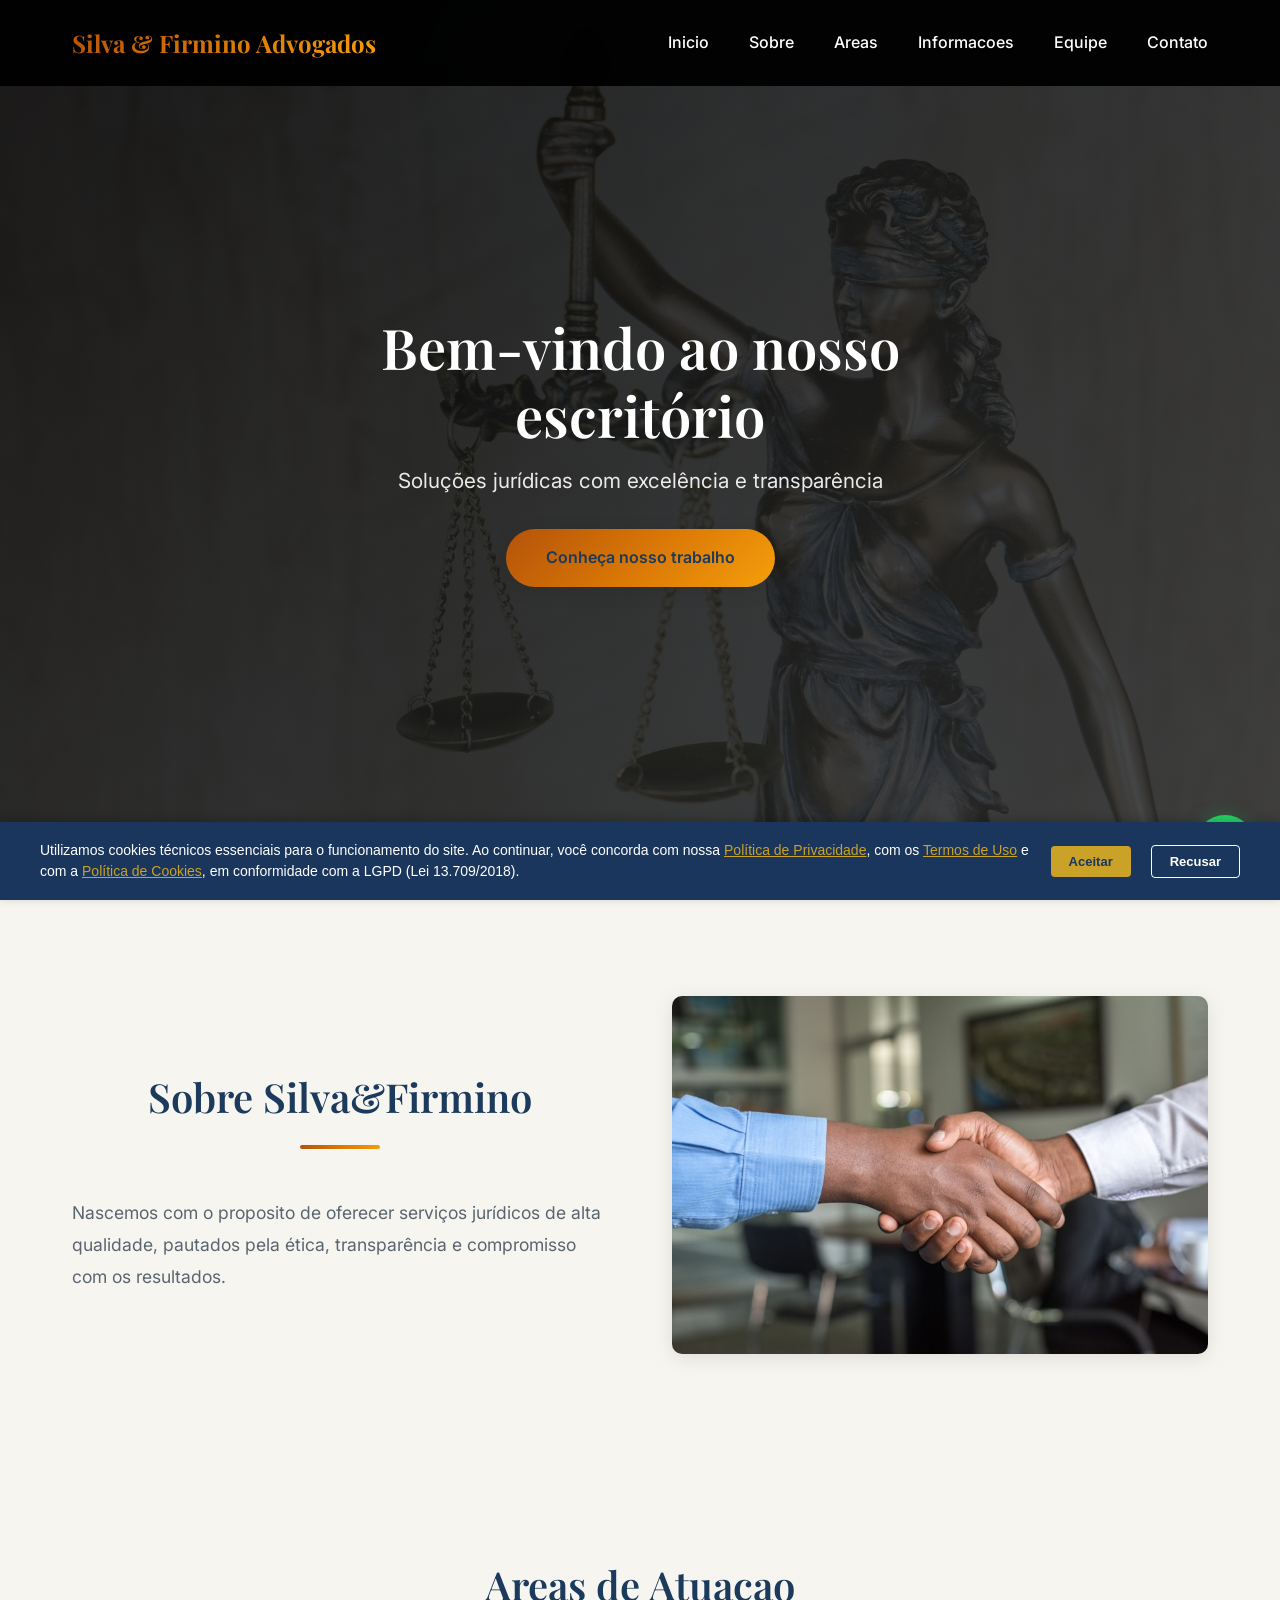
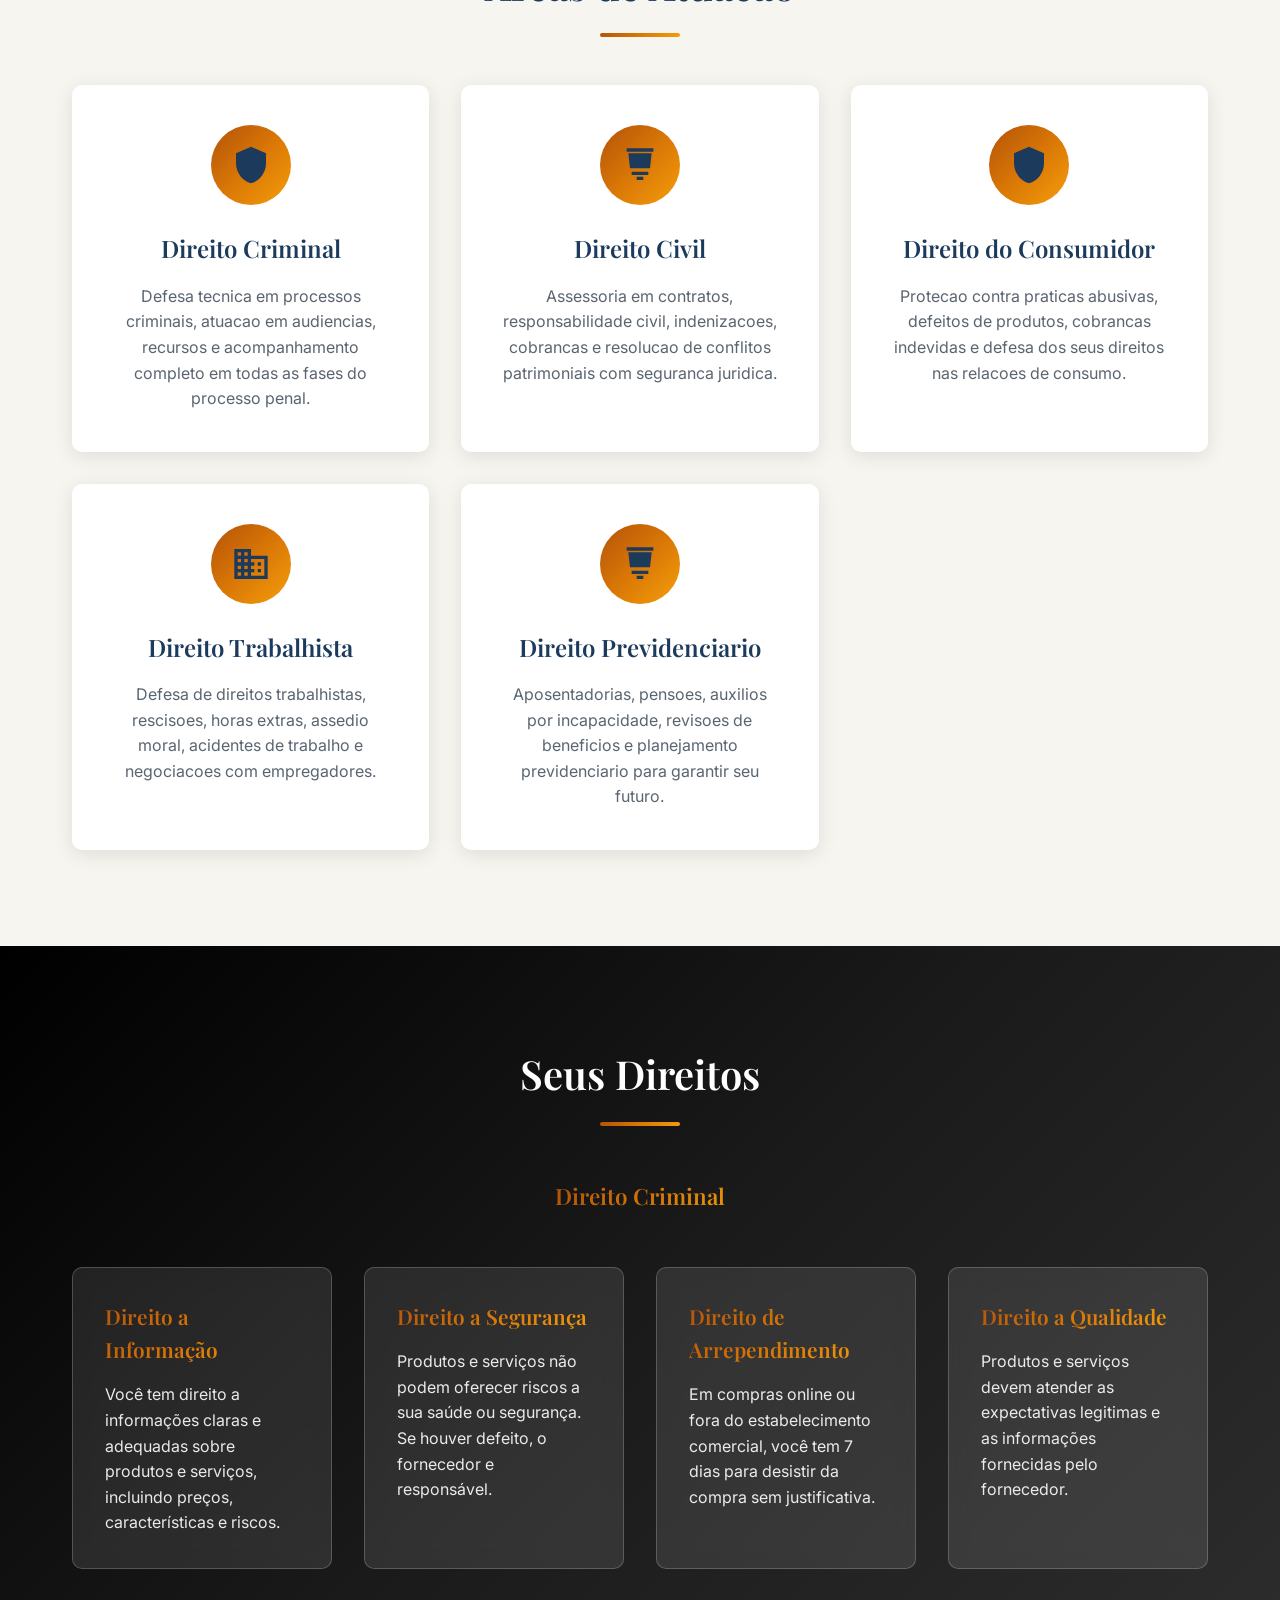
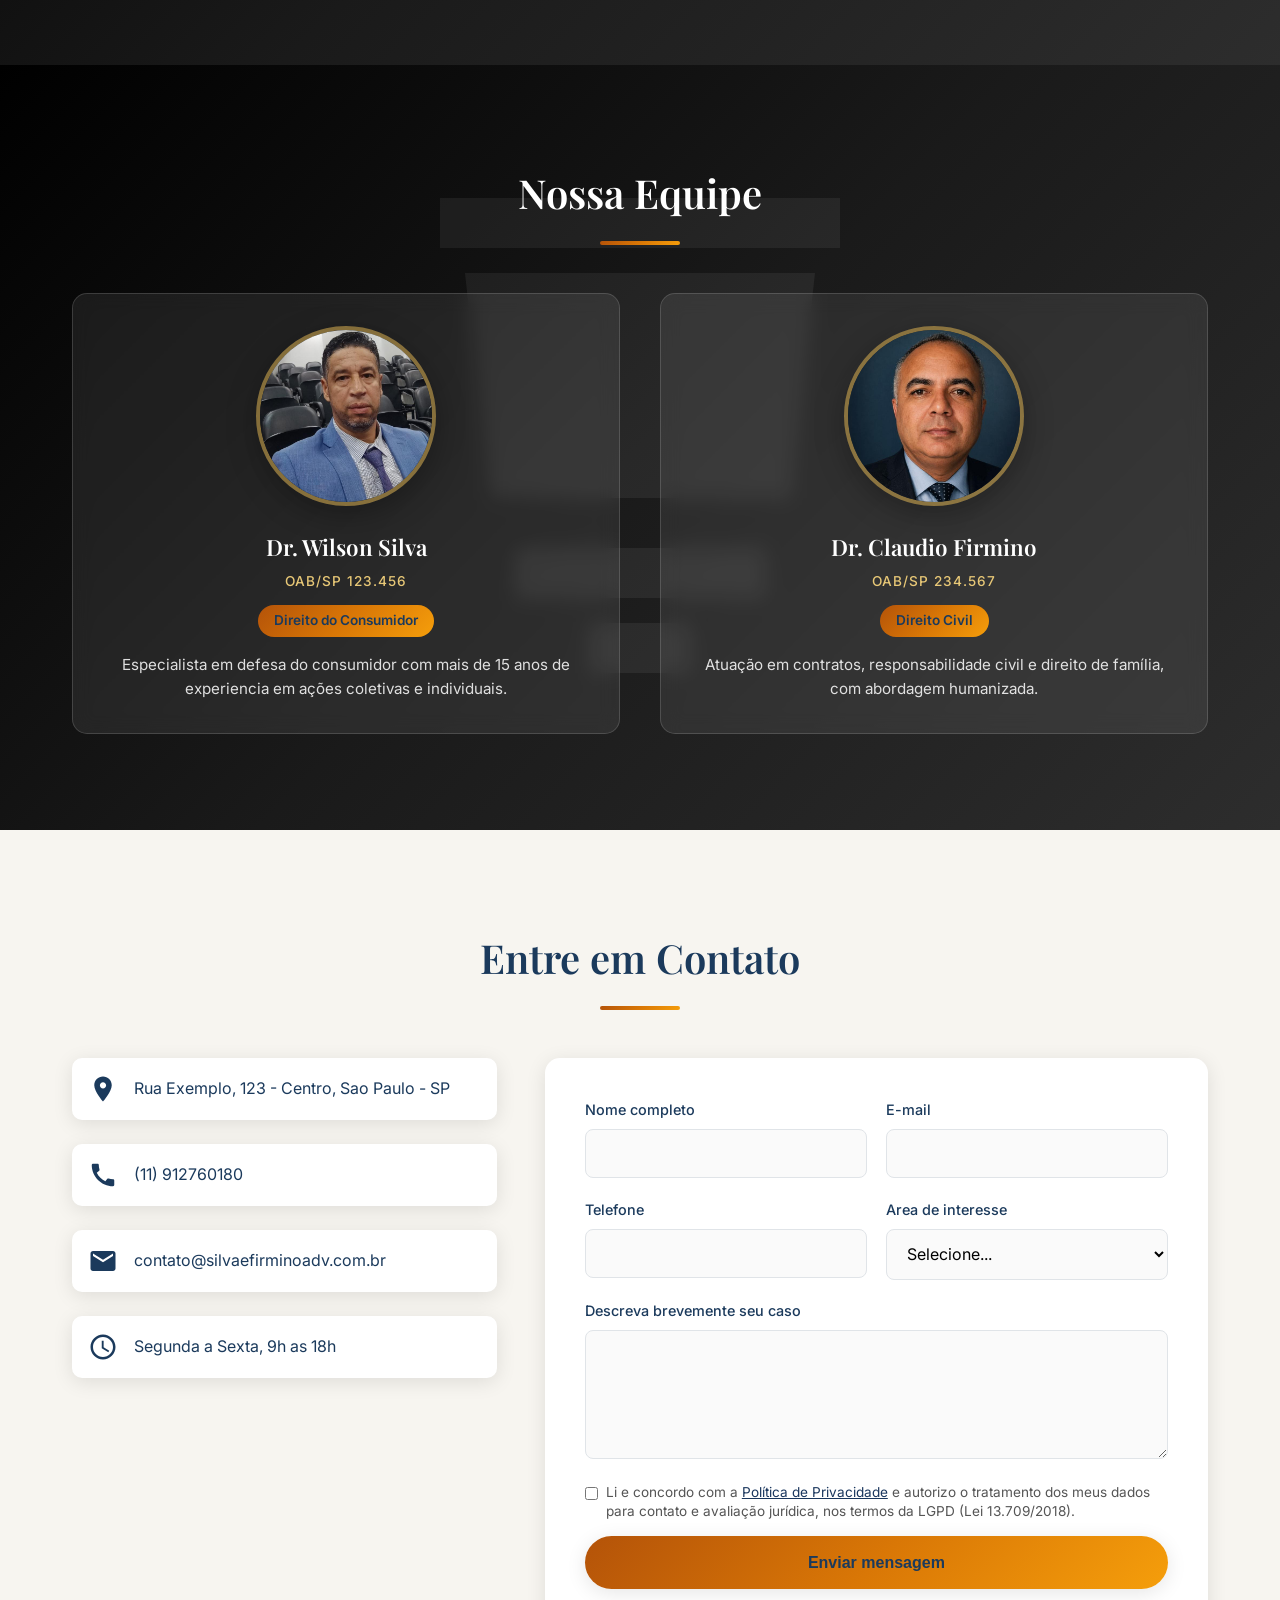
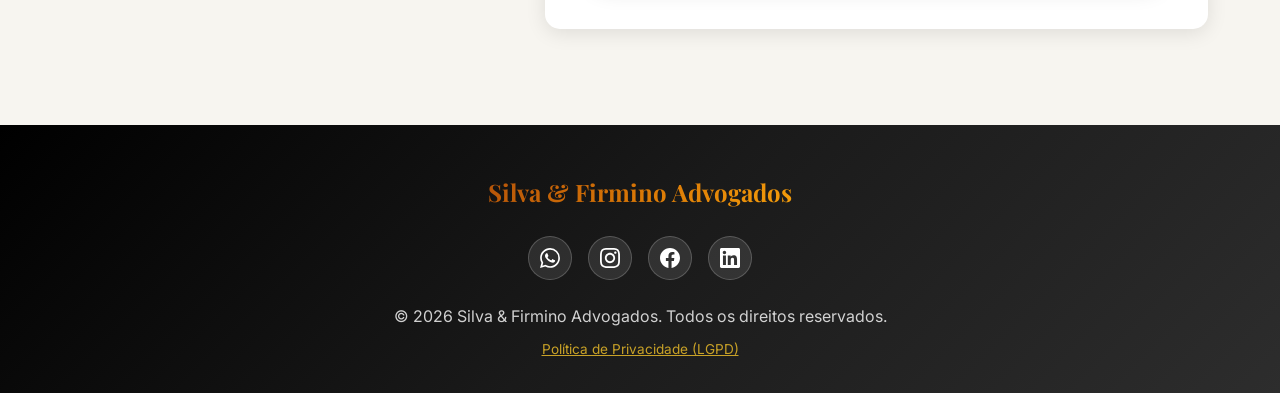
<file: index.html>
﻿<!DOCTYPE html>
<html lang="pt-BR">
<head>
    <meta charset="UTF-8">
    <meta name="viewport" content="width=device-width, initial-scale=1.0">
    <title></title>
    <meta name="description" content="">
    <link rel="stylesheet" href="styles.css">
    <link href="https://fonts.googleapis.com/css2?family=Playfair+Display:wght@400;600;700&family=Inter:wght@300;400;500;600&display=swap" rel="stylesheet">
<link rel="icon" type="image/x-icon" href="favicon.ico">
<link rel="icon" type="image/png" sizes="32x32" href="favicon-32x32.png">
<link rel="icon" type="image/png" sizes="16x16" href="favicon-16x16.png">
<link rel="apple-touch-icon" href="apple-touch-icon.png">
</head>
<body>
    <header class="header"><nav class="nav"><div class="logo"><span class="logo-text" id="logo-topo"></span></div><ul class="nav-menu"><li><a href="#home">Inicio</a></li><li><a href="#sobre">Sobre</a></li><li><a href="#areas">Areas</a></li><li><a href="#informativo">Informacoes</a></li><li><a href="#equipe">Equipe</a></li><li><a href="#contato">Contato</a></li></ul><button class="menu-toggle" aria-label="Menu"><span></span><span></span><span></span></button></nav></header>
    <section id="home" class="hero"><div class="hero-overlay"></div><div class="hero-content"><h1 class="hero-title" id="hero-titulo"></h1><p class="hero-subtitle" id="hero-subtitulo"></p><a href="#sobre" class="btn-primary" id="hero-botao"></a></div></section>
    <section id="sobre" class="section sobre"><div class="container"><div class="sobre-grid"><div class="sobre-text"><h2 class="section-title" id="sobre-titulo"></h2><p class="sobre-descricao" id="sobre-texto"></p></div><div class="sobre-image"><img src="" alt="Sobre" class="sobre-img" id="sobre-img"></div></div></div></section>
    <section id="areas" class="section areas"><div class="container"><h2 class="section-title" id="areas-titulo"></h2><div class="areas-grid" id="areas-grid"></div></div></section>
    <section id="informativo" class="section informativo"><div class="container"><h2 class="section-title" id="informativo-titulo"></h2><p class="informativo-subtitulo" id="informativo-subtitulo"></p><div class="direitos-grid" id="informativo-grid"></div></div></section>
    <section id="equipe" class="section equipe"><div class="balanca-bg"></div><div class="container"><h2 class="section-title" id="equipe-titulo"></h2><p class="equipe-subtitulo" id="equipe-subtitulo"></p><div class="equipe-grid" id="equipe-grid"></div></div></section>
    <section id="contato" class="section contato"><div class="container"><h2 class="section-title" id="contato-titulo"></h2><div class="contato-wrapper"><div class="contato-info"><div class="contato-detalhes" id="contato-detalhes"></div></div><div class="contato-form"><form id="form-contato" class="form-contato"><div class="form-grid"><div class="form-group"><label for="nome">Nome completo</label><input type="text" id="nome" name="nome" required></div><div class="form-group"><label for="email">E-mail</label><input type="email" id="email" name="email" required></div><div class="form-group"><label for="telefone">Telefone</label><input type="tel" id="telefone" name="telefone" required></div><div class="form-group"><label for="assunto">Area de interesse</label><select id="assunto" name="assunto" required><option value="">Selecione...</option></select></div></div><div class="form-group full"><label for="mensagem">Descreva brevemente seu caso</label><textarea id="mensagem" name="mensagem" rows="5" required></textarea></div><div style="margin:15px 0;display:flex;align-items:flex-start;gap:8px">
  <input type="checkbox" id="lgpd-consent" required style="margin-top:4px">
  <label for="lgpd-consent" style="font-size:0.85rem;color:#555;line-height:1.4">
    Li e concordo com a <a href="privacidade.html" target="_blank" style="color:#1a365d;text-decoration:underline">Política de Privacidade</a> e autorizo o tratamento dos meus dados para contato e avaliação jurídica, nos termos da LGPD (Lei 13.709/2018).
  </label>
</div>
<button type="submit" class="btn-form" id="btn-enviar">Enviar mensagem</button><div class="form-feedback" id="form-feedback"></div></form></div></div></div></section>
    <footer class="footer"><div class="container"><div class="footer-content"><div class="footer-logo"><span id="logo-rodape"></span></div><div class="redes-sociais" id="redes-sociais"></div><p class="footer-text" id="footer-texto"></p></div></div><p style="margin-top:10px;font-size:0.85rem"><a href="privacidade.html" style="color:#c9a227;text-decoration:underline">Política de Privacidade (LGPD)</a></p>
</footer>
    <a href="#" id="whatsapp-float" class="whatsapp-float" target="_blank" rel="noopener" aria-label="WhatsApp"></a>
    <script src="areas.js"></script>
    <script src="config.js"></script>
    <script src="script.js"></script>
<script src="lgpd.js"></script>
</body>
</html>
</file>
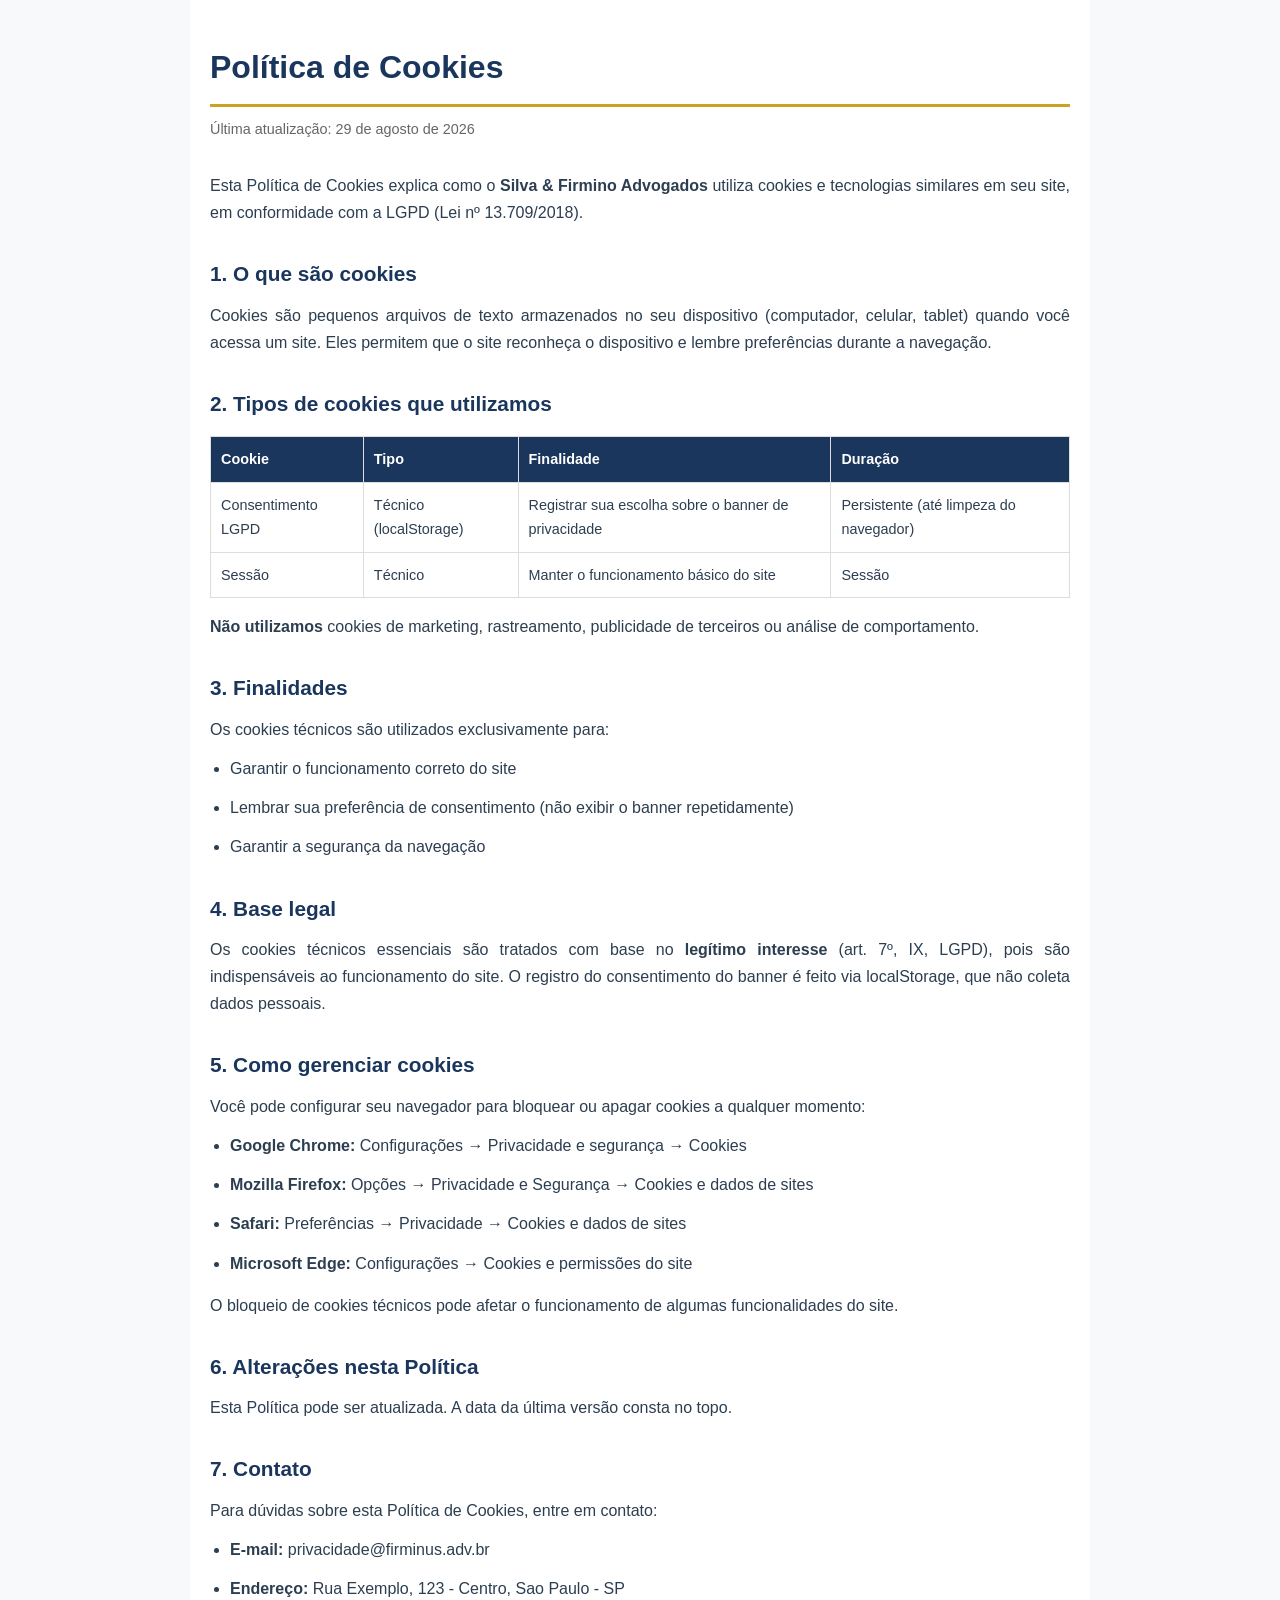
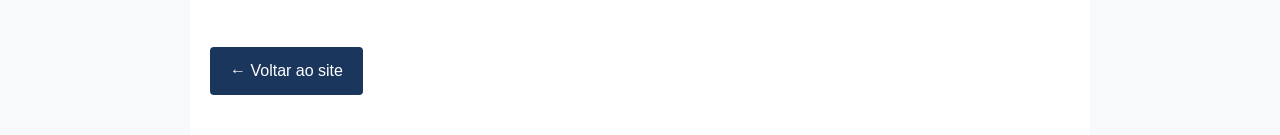
<file: cookies.html>
﻿<!DOCTYPE html>
<html lang="pt-BR">
<head>
<meta charset="UTF-8">
<meta name="viewport" content="width=device-width, initial-scale=1.0">
<title>Política de Cookies | Silva & Firmino Advogados</title>
<link rel="icon" type="image/x-icon" href="favicon.ico">
<link rel="icon" type="image/png" sizes="32x32" href="favicon-32x32.png">
<link rel="icon" type="image/png" sizes="16x16" href="favicon-16x16.png">
<link rel="apple-touch-icon" href="apple-touch-icon.png">
<script src="config.js"></script>
<style>
*{margin:0;padding:0;box-sizing:border-box}
body{font-family:'Segoe UI',Arial,sans-serif;line-height:1.7;color:#2c3e50;background:#f8f9fa}
.container{max-width:900px;margin:0 auto;padding:40px 20px;background:#fff;min-height:100vh}
h1{color:#1a365d;font-size:2rem;margin-bottom:10px;border-bottom:3px solid #c9a227;padding-bottom:10px}
h2{color:#1a365d;font-size:1.3rem;margin:30px 0 10px}
p,li{margin-bottom:12px;text-align:justify}
ul{margin-left:20px;margin-bottom:15px}
table{width:100%;border-collapse:collapse;margin:15px 0}
th,td{border:1px solid #ddd;padding:10px;text-align:left;font-size:0.9rem}
th{background:#1a365d;color:#fff}
.meta{color:#666;font-size:0.9rem;margin-bottom:30px}
.back{display:inline-block;margin-top:30px;padding:10px 20px;background:#1a365d;color:#fff;text-decoration:none;border-radius:4px}
.back:hover{background:#c9a227}
</style>
</head>
<body>
<div class="container">
<h1>Política de Cookies</h1>
<p class="meta">Última atualização: 29 de agosto de 2026</p>

<p>Esta Política de Cookies explica como o <strong id="cookies-nome">Silva & Firmino Advogados</strong> utiliza cookies e tecnologias similares em seu site, em conformidade com a LGPD (Lei nº 13.709/2018).</p>

<h2>1. O que são cookies</h2>
<p>Cookies são pequenos arquivos de texto armazenados no seu dispositivo (computador, celular, tablet) quando você acessa um site. Eles permitem que o site reconheça o dispositivo e lembre preferências durante a navegação.</p>

<h2>2. Tipos de cookies que utilizamos</h2>
<table>
<tr><th>Cookie</th><th>Tipo</th><th>Finalidade</th><th>Duração</th></tr>
<tr><td>Consentimento LGPD</td><td>Técnico (localStorage)</td><td>Registrar sua escolha sobre o banner de privacidade</td><td>Persistente (até limpeza do navegador)</td></tr>
<tr><td>Sessão</td><td>Técnico</td><td>Manter o funcionamento básico do site</td><td>Sessão</td></tr>
</table>
<p><strong>Não utilizamos</strong> cookies de marketing, rastreamento, publicidade de terceiros ou análise de comportamento.</p>

<h2>3. Finalidades</h2>
<p>Os cookies técnicos são utilizados exclusivamente para:</p>
<ul>
<li>Garantir o funcionamento correto do site</li>
<li>Lembrar sua preferência de consentimento (não exibir o banner repetidamente)</li>
<li>Garantir a segurança da navegação</li>
</ul>

<h2>4. Base legal</h2>
<p>Os cookies técnicos essenciais são tratados com base no <strong>legítimo interesse</strong> (art. 7º, IX, LGPD), pois são indispensáveis ao funcionamento do site. O registro do consentimento do banner é feito via localStorage, que não coleta dados pessoais.</p>

<h2>5. Como gerenciar cookies</h2>
<p>Você pode configurar seu navegador para bloquear ou apagar cookies a qualquer momento:</p>
<ul>
<li><strong>Google Chrome:</strong> Configurações → Privacidade e segurança → Cookies</li>
<li><strong>Mozilla Firefox:</strong> Opções → Privacidade e Segurança → Cookies e dados de sites</li>
<li><strong>Safari:</strong> Preferências → Privacidade → Cookies e dados de sites</li>
<li><strong>Microsoft Edge:</strong> Configurações → Cookies e permissões do site</li>
</ul>
<p>O bloqueio de cookies técnicos pode afetar o funcionamento de algumas funcionalidades do site.</p>

<h2>6. Alterações nesta Política</h2>
<p>Esta Política pode ser atualizada. A data da última versão consta no topo.</p>

<h2>7. Contato</h2>
<p>Para dúvidas sobre esta Política de Cookies, entre em contato:</p>
<ul>
<li><strong>E-mail:</strong> <span id="cookies-email">privacidade@firminus.adv.br</span></li>
<li><strong>Endereço:</strong> <span id="cookies-endereco">Rua Jean de Lahuerta, 808 — São Paulo/SP</span></li>
</ul>

<a href="index.html" class="back">← Voltar ao site</a>
</div>

<script>
(function(){
  var cfg = (window.SITE_CONFIG || {});
  var lgpd = cfg.lgpd || {};
  var contato = (cfg.secoes && cfg.secoes.contato) || {};
  var nome = cfg.nome || 'Silva & Firmino Advogados';
  document.title = 'Política de Cookies | ' + nome;
  function set(id, val){
    var el = document.getElementById(id);
    if (el && val) el.textContent = val;
  }
  set('cookies-nome', nome);
  set('cookies-email', lgpd.email);
  set('cookies-endereco', contato.endereco);
})();
</script>
</body>
</html>
</file>
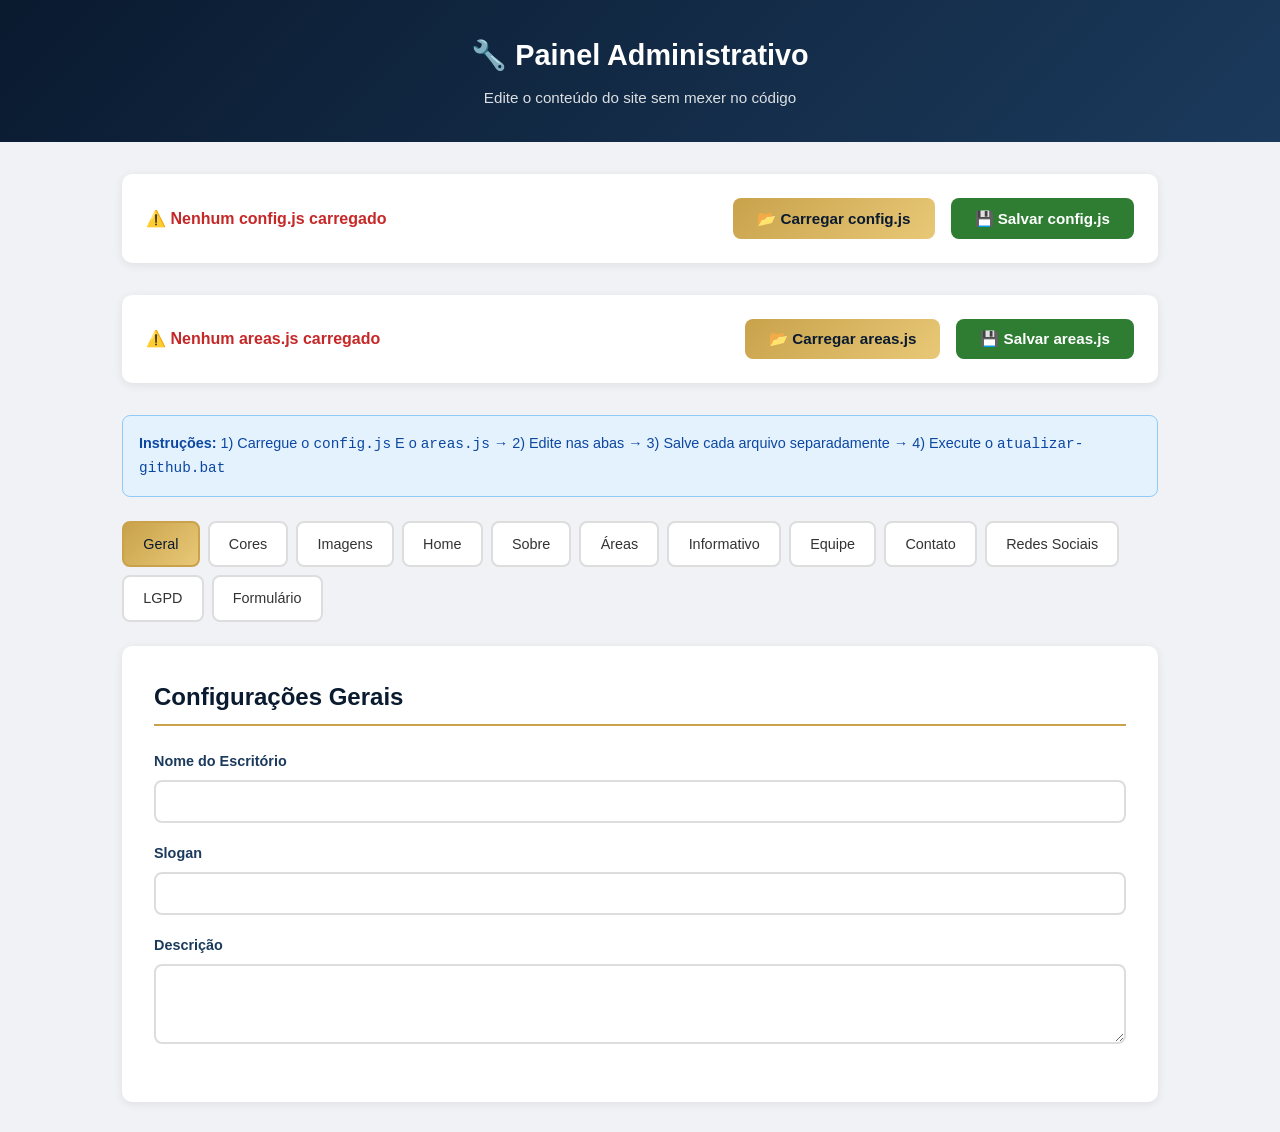
<file: painel-admin.html>
<!DOCTYPE html>
<html lang="pt-BR">
<head>
<meta charset="UTF-8">
<meta name="viewport" content="width=device-width, initial-scale=1.0">
<title>Painel Admin - Silva & Firmino Advogados</title>
<style>
*{margin:0;padding:0;box-sizing:border-box}
body{font-family:'Segoe UI',sans-serif;background:#f0f2f5;color:#333;line-height:1.6}
.topo{background:linear-gradient(135deg,#0A1A2F,#1B3A5C);color:#fff;padding:2rem;text-align:center}
.topo h1{font-size:1.8rem;margin-bottom:.5rem}
.topo p{opacity:.85;font-size:.95rem}
.container{max-width:1100px;margin:0 auto;padding:2rem}
.arquivo-box{background:#fff;padding:1.5rem;border-radius:10px;box-shadow:0 2px 10px rgba(0,0,0,.08);margin-bottom:2rem;display:flex;gap:1rem;align-items:center;flex-wrap:wrap}
.arquivo-box .status{flex:1;font-weight:600}
.arquivo-box .status.ok{color:#2E7D32}
.arquivo-box .status.vazio{color:#C62828}
.btn{padding:.7rem 1.5rem;border:none;border-radius:8px;cursor:pointer;font-weight:600;font-size:.95rem;transition:all .2s}
.btn-primary{background:linear-gradient(135deg,#C9A24B,#E8C877);color:#0A1A2F}
.btn-primary:hover{transform:translateY(-2px);box-shadow:0 4px 15px rgba(201,162,75,.4)}
.btn-salvar{background:#2E7D32;color:#fff}
.btn-salvar:hover{background:#1B5E20}
.btn-remover{background:#C62828;color:#fff;padding:.4rem .8rem;font-size:.85rem}
.btn-adicionar{background:#1565C0;color:#fff}
.tabs{display:flex;gap:.5rem;margin-bottom:1.5rem;flex-wrap:wrap}
.tab{padding:.6rem 1.2rem;background:#fff;border:2px solid #ddd;border-radius:8px;cursor:pointer;font-weight:500;font-size:.9rem;transition:all .2s}
.tab:hover{border-color:#C9A24B}
.tab.active{background:linear-gradient(135deg,#C9A24B,#E8C877);color:#0A1A2F;border-color:#C9A24B}
.painel{background:#fff;padding:2rem;border-radius:10px;box-shadow:0 2px 10px rgba(0,0,0,.08);display:none}
.painel.active{display:block}
.painel h2{color:#0A1A2F;margin-bottom:1.5rem;padding-bottom:.5rem;border-bottom:2px solid #C9A24B}
.campo{margin-bottom:1.2rem}
.campo label{display:block;font-weight:600;color:#1B3A5C;margin-bottom:.4rem;font-size:.9rem}
.campo input,.campo textarea,.campo select{width:100%;padding:.7rem;border:2px solid #ddd;border-radius:8px;font-size:.95rem;font-family:inherit;transition:border-color .2s}
.campo input:focus,.campo textarea:focus,.campo select:focus{outline:none;border-color:#C9A24B}
.campo textarea{resize:vertical;min-height:80px}
.campo-check{display:flex;align-items:center;gap:.5rem}
.campo-check input{width:auto}
.card-item{background:#f9f9f9;border:2px solid #e0e0e0;border-radius:10px;padding:1.5rem;margin-bottom:1rem;position:relative}
.card-item h3{color:#1B3A5C;margin-bottom:1rem;font-size:1rem}
.card-item .btn-remover{position:absolute;top:1rem;right:1rem}
.alerta{padding:1rem;border-radius:8px;margin-bottom:1.5rem;font-size:.9rem}
.alerta-info{background:#E3F2FD;color:#0D47A1;border:1px solid #90CAF9}
.alerta-sucesso{background:#E8F5E9;color:#1B5E20;border:1px solid #A5D6A7}
.separador{margin:2rem 0 1.5rem;padding-top:1.5rem;border-top:2px dashed #ddd}
.cor-linha{display:flex;gap:1rem;align-items:center}
.cor-linha input[type=color]{width:60px;height:40px;border:2px solid #ddd;border-radius:8px;cursor:pointer;padding:2px}
.cor-linha input[type=text]{flex:1}
.preset-grupo{margin:1rem 0 1.5rem}.preset-grupo>.titulo{font-size:.85rem;font-weight:600;color:#5A6570;margin-bottom:.5rem}.preset-grid{display:flex;flex-wrap:wrap;gap:.6rem}.preset-card{width:56px;height:40px;border-radius:8px;cursor:pointer;border:3px solid #e0e0e0;transition:all .2s}.preset-card:hover{transform:translateY(-2px);box-shadow:0 4px 12px rgba(0,0,0,.25)}.preset-card.selecionado{border-color:#C9A24B;box-shadow:0 0 0 2px rgba(201,162,75,.4)}
</style>
</head>
<body>

<div class="topo">
<h1>🔧 Painel Administrativo</h1>
<p>Edite o conteúdo do site sem mexer no código</p>
</div>

<div class="container">

<div class="arquivo-box">
<span class="status vazio" id="status">⚠️ Nenhum config.js carregado</span>
<button class="btn btn-primary" onclick="document.getElementById('input-arquivo').click()">📂 Carregar config.js</button>
<button class="btn btn-salvar" onclick="salvarArquivo()">💾 Salvar config.js</button>
<input type="file" id="input-arquivo" accept=".js" style="display:none" onchange="carregarArquivo(event)">
</div>

<div class="arquivo-box">
<span class="status vazio" id="status-areas">⚠️ Nenhum areas.js carregado</span>
<button class="btn btn-primary" onclick="document.getElementById('input-areas').click()">📂 Carregar areas.js</button>
<button class="btn btn-salvar" onclick="salvarAreasArquivo()">💾 Salvar areas.js</button>
<input type="file" id="input-areas" accept=".js" style="display:none" onchange="carregarAreas(event)">
</div>

<div class="alerta alerta-info">
<strong>Instruções:</strong> 1) Carregue o <code>config.js</code> E o <code>areas.js</code> → 2) Edite nas abas → 3) Salve cada arquivo separadamente → 4) Execute o <code>atualizar-github.bat</code>
</div>

<div class="tabs">
<div class="tab active" onclick="mudarAba('geral',this)">Geral</div>
<div class="tab" onclick="mudarAba('cores',this)">Cores</div>
<div class="tab" onclick="mudarAba('imagens',this)">Imagens</div>
<div class="tab" onclick="mudarAba('home',this)">Home</div>
<div class="tab" onclick="mudarAba('sobre',this)">Sobre</div>
<div class="tab" onclick="mudarAba('areas',this)">Áreas</div>
<div class="tab" onclick="mudarAba('informativo',this)">Informativo</div>
<div class="tab" onclick="mudarAba('equipe',this)">Equipe</div>
<div class="tab" onclick="mudarAba('contato',this)">Contato</div>
<div class="tab" onclick="mudarAba('redes',this)">Redes Sociais</div>
<div class="tab" onclick="mudarAba('lgpd',this)">LGPD</div>
<div class="tab" onclick="mudarAba('formulario',this)">Formulário</div>
</div>

<!-- GERAL -->
<div class="painel active" id="painel-geral">
<h2>Configurações Gerais</h2>
<div class="campo"><label>Nome do Escritório</label><input type="text" id="f-nome"></div>
<div class="campo"><label>Slogan</label><input type="text" id="f-slogan"></div>
<div class="campo"><label>Descrição</label><textarea id="f-descricao"></textarea></div>
</div>

<!-- CORES -->
<div class="painel" id="painel-cores">
<h2>Cores do Site</h2>
<div class="alerta alerta-info">As cores em formato de texto podem ser editadas diretamente. Gradientes usam o formato <code>linear-gradient(...)</code>.</div>
<div class="campo"><label>Gradiente Principal</label><input type="text" id="f-gradientePrincipal"></div>
<div class="campo"><label>Gradiente de Destaque</label><input type="text" id="f-gradienteDestaque"></div>
<div class="preset-grupo"><div class="titulo">Presets - Gradiente Principal (clique para aplicar)</div><div class="preset-grid" id="presets-principal"></div></div><div class="preset-grupo"><div class="titulo">Presets - Gradiente de Destaque (clique para aplicar)</div><div class="preset-grid" id="presets-destaque"></div></div>
<div class="campo"><label>Fundo Claro</label><div class="cor-linha"><input type="color" id="c-fundoClaro" onchange="document.getElementById('f-fundoClaro').value=this.value"><input type="text" id="f-fundoClaro"></div></div>
<div class="campo"><label>Texto Escuro</label><div class="cor-linha"><input type="color" id="c-textoEscuro" onchange="document.getElementById('f-textoEscuro').value=this.value"><input type="text" id="f-textoEscuro"></div></div>
<div class="campo"><label>Texto Médio</label><div class="cor-linha"><input type="color" id="c-textoMedio" onchange="document.getElementById('f-textoMedio').value=this.value"><input type="text" id="f-textoMedio"></div></div>
<div class="campo"><label>Texto Claro</label><div class="cor-linha"><input type="color" id="c-textoClaro" onchange="document.getElementById('f-textoClaro').value=this.value"><input type="text" id="f-textoClaro"></div></div>
</div>

<!-- IMAGENS -->
<div class="painel" id="painel-imagens">
<h2>Imagens do Site</h2>
<div class="alerta alerta-info">Cole URLs de imagens (ex: Unsplash, Imgur) ou caminho de arquivos locais.</div>
<div class="campo"><label>Imagem Hero (topo do site)</label><input type="text" id="f-imgHero"></div>
<div class="campo"><label>Imagem Sobre</label><input type="text" id="f-imgSobre"></div>
<div class="campo"><label>Imagem Contato</label><input type="text" id="f-imgContato"></div>
</div>

<!-- HOME -->
<div class="painel" id="painel-home">
<h2>Seção Home (Topo)</h2>
<div class="campo"><label>Título Principal</label><input type="text" id="f-homeTitulo"></div>
<div class="campo"><label>Subtítulo</label><input type="text" id="f-homeSubtitulo"></div>
<div class="campo"><label>Texto do Botão</label><input type="text" id="f-homeBotao"></div>
</div>

<!-- SOBRE -->
<div class="painel" id="painel-sobre">
<h2>Seção Sobre</h2>
<div class="campo"><label>Título</label><input type="text" id="f-sobreTitulo"></div>
<div class="campo"><label>Texto</label><textarea id="f-sobreTexto" rows="5"></textarea></div>
</div>

<!-- ÁREAS -->
<div class="painel" id="painel-areas">
<h2>Áreas de Atuação</h2>
<div class="campo"><label>Título da Seção</label><input type="text" id="f-areasTitulo"></div>
<div class="separador"></div>
<div id="lista-areas"></div>
<button class="btn btn-adicionar" onclick="adicionarArea()">+ Adicionar Área</button>
</div>

<!-- INFORMATIVO -->
<div class="painel" id="painel-informativo">
<h2>Seção Informativo</h2>
<div class="campo"><label>Título da Seção</label><input type="text" id="f-infoTitulo"></div>
<div class="campo"><label>Subtítulo</label><input type="text" id="f-infoSubtitulo"></div>
<div class="separador"></div>
<h3 style="margin-bottom:1rem;color:#1B3A5C">Itens (Cards de Direitos)</h3>
<div id="lista-itens-info"></div>
<button class="btn btn-adicionar" onclick="adicionarItemInfo()">+ Adicionar Item</button>
<div class="separador"></div>
<h3 style="margin-bottom:1rem;color:#1B3A5C">Textos Rotativos (frases que aparecem em destaque)</h3>
<div id="lista-rotativo"></div>
<button class="btn btn-adicionar" onclick="adicionarRotativo()">+ Adicionar Frase</button>
</div>

<!-- EQUIPE -->
<div class="painel" id="painel-equipe">
<h2>Equipe</h2>
<div class="campo"><label>Título da Seção</label><input type="text" id="f-equipeTitulo"></div>
<div class="campo"><label>Subtítulo</label><input type="text" id="f-equipeSubtitulo"></div>
<div class="separador"></div>
<div id="lista-advogados"></div>
<button class="btn btn-adicionar" onclick="adicionarAdvogado()">+ Adicionar Advogado</button>
</div>

<!-- CONTATO -->
<div class="painel" id="painel-contato">
<h2>Informações de Contato</h2>
<div class="campo"><label>Título da Seção</label><input type="text" id="f-contatoTitulo"></div>
<div class="campo"><label>Endereço</label><input type="text" id="f-contatoEndereco"></div>
<div class="campo"><label>Telefone</label><input type="text" id="f-contatoTelefone"></div>
<div class="campo"><label>E-mail</label><input type="text" id="f-contatoEmail"></div>
<div class="campo"><label>Horário de Atendimento</label><input type="text" id="f-contatoHorario"></div>
</div>

<!-- REDES -->
<div class="painel" id="painel-redes">
<h2>Redes Sociais</h2>
<h3 style="margin-bottom:1rem;color:#1B3A5C">WhatsApp</h3>
<div class="campo"><div class="campo-check"><input type="checkbox" id="f-wppAtivo"><label>Ativar botão flutuante</label></div></div>
<div class="campo"><label>Número (com código do país, sem +)</label><input type="text" id="f-wppNumero" placeholder="5511999999999"></div>
<div class="campo"><label>Mensagem padrão</label><input type="text" id="f-wppMensagem"></div>
<div class="separador"></div>
<h3 style="margin-bottom:1rem;color:#1B3A5C">Instagram</h3>
<div class="campo"><div class="campo-check"><input type="checkbox" id="f-instaAtivo"><label>Exibir no rodapé</label></div></div>
<div class="campo"><label>URL do perfil</label><input type="text" id="f-instaUrl"></div>
<div class="separador"></div>
<h3 style="margin-bottom:1rem;color:#1B3A5C">Facebook</h3>
<div class="campo"><div class="campo-check"><input type="checkbox" id="f-fbAtivo"><label>Exibir no rodapé</label></div></div>
<div class="campo"><label>URL da página</label><input type="text" id="f-fbUrl"></div>
<div class="separador"></div>
<h3 style="margin-bottom:1rem;color:#1B3A5C">LinkedIn</h3>
<div class="campo"><div class="campo-check"><input type="checkbox" id="f-liAtivo"><label>Exibir no rodapé</label></div></div>
<div class="campo"><label>URL da empresa</label><input type="text" id="f-liUrl"></div>
</div>

<!-- LGPD -->
<div class="painel" id="painel-lgpd">
<h2>Dados LGPD (Política de Privacidade)</h2>
<div class="alerta alerta-info">Dados do controlador (Lei nº 13.709/2018). Nome e endereço são reutilizados das seções "Configurações Gerais" e "Contato".</div>
<div class="campo"><label>Nome do Escritório (identificação)</label><input type="text" id="f-lgpdNome" readonly></div>
<div class="campo"><label>CNPJ</label><input type="text" id="f-lgpdCnpj" placeholder="00.000.000/0001-00"></div>
<div class="campo"><label>OAB — inscrição na Ordem</label><input type="text" id="f-lgpdOab" placeholder="OAB/SP 000.000"></div>

<div class="campo"><label>E-mail de privacidade (contato LGPD/DPO)</label><input type="text" id="f-lgpdEmail" placeholder="privacidade@..."></div>
<div class="campo"><label>Endereço (reutilizado de Contato)</label><input type="text" id="f-lgpdEndereco" readonly></div>
</div>

<!-- FORMULÁRIO -->
<div class="painel" id="painel-formulario">
<h2>Formulário de Contato</h2>
<div class="alerta alerta-info">Crie um formulário gratuito em <a href="https://formspree.io" target="_blank">formspree.io</a> e cole o endpoint abaixo.</div>
<div class="campo"><label>Endpoint do Formspree</label><input type="text" id="f-endpoint"></div>
<div class="separador"></div>
<h3 style="margin-bottom:1rem;color:#1B3A5C">Opções do Select "Área de Interesse"</h3>
<div id="lista-opcoes"></div>
<button class="btn btn-adicionar" onclick="adicionarOpcao()">+ Adicionar Opção</button>
</div>

</div>

<script>
let cfg = null;
let dadosTemp = {};
let areasCfg = null;

function mudarAba(nome, el) {
    coletarAbaAtual();
    document.querySelectorAll('.tab').forEach(t => t.classList.remove('active'));
    document.querySelectorAll('.painel').forEach(p => p.classList.remove('active'));
    el.classList.add('active');
    document.getElementById('painel-' + nome).classList.add('active');
}

function carregarArquivo(e) {
    const file = e.target.files[0];
    if (!file) return;
    const reader = new FileReader();
    reader.onload = function(ev) {
        try {
            const texto = ev.target.result;
            const match = texto.match(/const SITE_CONFIG\s*=\s*(\{[\s\S]*?\});/);
            if (!match) { alert('Arquivo inválido. Verifique se é o config.js correto.'); return; }
            cfg = eval('(' + match[1] + ')');
            popularTudo();
            document.getElementById('status').textContent = '✅ ' + file.name + ' carregado';
            document.getElementById('status').className = 'status ok';
        } catch(err) {
            alert('Erro ao ler o arquivo: ' + err.message);
        }
    };
    reader.readAsText(file);
}

function carregarAreas(e) {
    const file = e.target.files[0];
    if (!file) return;
    const reader = new FileReader();
    reader.onload = function(ev) {
        try {
            const texto = ev.target.result;
            const match = texto.match(/const SITE_AREAS\s*=\s*(\{[\s\S]*?\});/);
            if (!match) { alert('Arquivo inválido. Verifique se é o areas.js correto.'); return; }
            areasCfg = eval('(' + match[1] + ')');
            document.getElementById('f-areasTitulo').value = areasCfg.titulo || '';
            renderAreas();
            document.getElementById('status-areas').textContent = '✅ ' + file.name + ' carregado';
            document.getElementById('status-areas').className = 'status ok';
        } catch(err) {
            alert('Erro ao ler areas.js: ' + err.message);
        }
    };
    reader.readAsText(file);
}

function gerarAreasJS() {
    if (!areasCfg) return '';
    areasCfg.titulo = document.getElementById('f-areasTitulo').value;
    const lista = [];
    document.querySelectorAll('#lista-areas .card-item').forEach(c => {
        const item = {};
        c.querySelectorAll('input, textarea, select').forEach(el => {
            if (el.dataset.chave) item[el.dataset.chave] = el.value;
        });
        if (Object.keys(item).length > 0) lista.push(item);
    });
    areasCfg.areas = lista;
    let js = 'const SITE_AREAS = ' + JSON.stringify(areasCfg, null, 4) + ';\n';
    js += 'window.SITE_AREAS = SITE_AREAS;\n';
    return js;
}

async function salvarAreasArquivo() {
    if (!areasCfg) { alert('Carregue o areas.js primeiro!'); return; }
    const conteudo = gerarAreasJS();
    if ('showSaveFilePicker' in window) {
        try {
            const handle = await window.showSaveFilePicker({
                suggestedName: 'areas.js',
                types: [{ description: 'JavaScript', accept: {'text/javascript': ['.js']} }]
            });
            const w = await handle.createWritable();
            await w.write(conteudo);
            await w.close();
            alert('✅ areas.js salvo com sucesso!\n\nAgora execute o "atualizar-github.bat" para publicar.');
        } catch(e) {
            if (e.name !== 'AbortError') alert('Erro: ' + e.message);
        }
    } else {
        const blob = new Blob([conteudo], {type:'text/javascript'});
        const a = document.createElement('a');
        a.href = URL.createObjectURL(blob);
        a.download = 'areas.js';
        a.click();
        alert('⚠️ Seu navegador não permite salvar direto.\n\nO arquivo foi baixado. Substitua o areas.js original manualmente.');
    }
}
function popularTudo() {
    document.getElementById('f-nome').value = cfg.nome || '';
    document.getElementById('f-slogan').value = cfg.slogan || '';
    document.getElementById('f-descricao').value = cfg.descricao || '';

    document.getElementById('f-gradientePrincipal').value = cfg.cores?.gradientePrincipal || '';
    document.getElementById('f-gradienteDestaque').value = cfg.cores?.gradienteDestaque || '';
    document.getElementById('f-fundoClaro').value = cfg.cores?.fundoClaro || '';
    document.getElementById('f-textoEscuro').value = cfg.cores?.textoEscuro || '';
    document.getElementById('f-textoMedio').value = cfg.cores?.textoMedio || '';
    document.getElementById('f-textoClaro').value = cfg.cores?.textoClaro || '';
    try { document.getElementById('c-fundoClaro').value = cfg.cores?.fundoClaro || '#F7F5F0'; } catch(e){}
    try { document.getElementById('c-textoEscuro').value = cfg.cores?.textoEscuro || '#1B3A5C'; } catch(e){}
    try { document.getElementById('c-textoMedio').value = cfg.cores?.textoMedio || '#5A6570'; } catch(e){}
    try { document.getElementById('c-textoClaro').value = cfg.cores?.textoClaro || '#FFFFFF'; } catch(e){}

    document.getElementById('f-imgHero').value = cfg.imagens?.hero || '';
    document.getElementById('f-imgSobre').value = cfg.imagens?.sobre || '';
    document.getElementById('f-imgContato').value = cfg.imagens?.contato || '';

    document.getElementById('f-homeTitulo').value = cfg.secoes?.home?.titulo || '';
    document.getElementById('f-homeSubtitulo').value = cfg.secoes?.home?.subtitulo || '';
    document.getElementById('f-homeBotao').value = cfg.secoes?.home?.botaoTexto || '';

    document.getElementById('f-sobreTitulo').value = cfg.secoes?.sobre?.titulo || '';
    document.getElementById('f-sobreTexto').value = cfg.secoes?.sobre?.texto || '';

    document.getElementById('f-areasTitulo').value = areasCfg?.titulo || '';
    renderAreas();

    document.getElementById('f-infoTitulo').value = cfg.secoes?.informativo?.titulo || '';
    document.getElementById('f-infoSubtitulo').value = cfg.secoes?.informativo?.subtitulo || '';
    renderItensInfo();
    renderRotativo();

    document.getElementById('f-equipeTitulo').value = cfg.equipe?.titulo || '';
    document.getElementById('f-equipeSubtitulo').value = cfg.equipe?.subtitulo || '';
    renderAdvogados();

    document.getElementById('f-contatoTitulo').value = cfg.secoes?.contato?.titulo || '';
    document.getElementById('f-contatoEndereco').value = cfg.secoes?.contato?.endereco || '';
    document.getElementById('f-contatoTelefone').value = cfg.secoes?.contato?.telefone || '';
    document.getElementById('f-contatoEmail').value = cfg.secoes?.contato?.email || '';
    document.getElementById('f-contatoHorario').value = cfg.secoes?.contato?.horario || '';

    document.getElementById('f-wppAtivo').checked = cfg.redesSociais?.whatsapp?.ativo ?? true;
    document.getElementById('f-wppNumero').value = cfg.redesSociais?.whatsapp?.numero || '';
    document.getElementById('f-wppMensagem').value = cfg.redesSociais?.whatsapp?.mensagem || '';
    document.getElementById('f-instaAtivo').checked = cfg.redesSociais?.instagram?.ativo ?? true;
    document.getElementById('f-instaUrl').value = cfg.redesSociais?.instagram?.url || '';
    document.getElementById('f-fbAtivo').checked = cfg.redesSociais?.facebook?.ativo ?? true;
    document.getElementById('f-fbUrl').value = cfg.redesSociais?.facebook?.url || '';
    document.getElementById('f-liAtivo').checked = cfg.redesSociais?.linkedin?.ativo ?? true;
    document.getElementById('f-liUrl').value = cfg.redesSociais?.linkedin?.url || '';

    document.getElementById('f-endpoint').value = cfg.formulario?.endpointFormspree || '';

    document.getElementById('f-lgpdNome').value = cfg.nome || '';
    document.getElementById('f-lgpdCnpj').value = cfg.lgpd?.cnpj || '';
    document.getElementById('f-lgpdOab').value = cfg.lgpd?.oab || '';
    document.getElementById('f-lgpdEmail').value = cfg.lgpd?.email || '';
    document.getElementById('f-lgpdEndereco').value = cfg.secoes?.contato?.endereco || '';
    renderOpcoes();
    destacarPresetAtual();
}

function coletarAbaAtual() {
    if (!cfg) return;
    cfg.nome = document.getElementById('f-nome').value;
    cfg.slogan = document.getElementById('f-slogan').value;
    cfg.descricao = document.getElementById('f-descricao').value;

    cfg.cores = {
        gradientePrincipal: document.getElementById('f-gradientePrincipal').value,
        gradienteDestaque: document.getElementById('f-gradienteDestaque').value,
        fundoClaro: document.getElementById('f-fundoClaro').value,
        textoEscuro: document.getElementById('f-textoEscuro').value,
        textoMedio: document.getElementById('f-textoMedio').value,
        textoClaro: document.getElementById('f-textoClaro').value
    };

    cfg.imagens = {
        hero: document.getElementById('f-imgHero').value,
        sobre: document.getElementById('f-imgSobre').value,
        contato: document.getElementById('f-imgContato').value
    };

    cfg.secoes.home = {
        titulo: document.getElementById('f-homeTitulo').value,
        subtitulo: document.getElementById('f-homeSubtitulo').value,
        botaoTexto: document.getElementById('f-homeBotao').value
    };

    cfg.secoes.sobre = {
        titulo: document.getElementById('f-sobreTitulo').value,
        texto: document.getElementById('f-sobreTexto').value
    };

    // Áreas gerenciadas separadamente via areasCfg (areas.js)

    cfg.secoes.informativo.titulo = document.getElementById('f-infoTitulo').value;
    cfg.secoes.informativo.subtitulo = document.getElementById('f-infoSubtitulo').value;
    cfg.secoes.informativo.itens = coletarLista('itemInfo');
    cfg.rotativoInformativo = [];
    document.querySelectorAll('#lista-rotativo .card-item').forEach(c => {
        cfg.rotativoInformativo.push(c.querySelector('input').value);
    });

    cfg.equipe.titulo = document.getElementById('f-equipeTitulo').value;
    cfg.equipe.subtitulo = document.getElementById('f-equipeSubtitulo').value;
    cfg.equipe.advogados = coletarLista('adv');

    cfg.secoes.contato = {
        titulo: document.getElementById('f-contatoTitulo').value,
        endereco: document.getElementById('f-contatoEndereco').value,
        telefone: document.getElementById('f-contatoTelefone').value,
        email: document.getElementById('f-contatoEmail').value,
        horario: document.getElementById('f-contatoHorario').value
    };

    cfg.redesSociais = {
        whatsapp: { ativo: document.getElementById('f-wppAtivo').checked, numero: document.getElementById('f-wppNumero').value, mensagem: document.getElementById('f-wppMensagem').value },
        instagram: { ativo: document.getElementById('f-instaAtivo').checked, url: document.getElementById('f-instaUrl').value },
        facebook: { ativo: document.getElementById('f-fbAtivo').checked, url: document.getElementById('f-fbUrl').value },
        linkedin: { ativo: document.getElementById('f-liAtivo').checked, url: document.getElementById('f-liUrl').value }
    };

    cfg.formulario.endpointFormspree = document.getElementById('f-endpoint').value;

    cfg.lgpd = {
        cnpj: document.getElementById('f-lgpdCnpj').value,
        oab: document.getElementById('f-lgpdOab').value,
        email: document.getElementById('f-lgpdEmail').value
    };
    const campoAssunto = cfg.formulario.campos.find(c => c.nome === 'assunto');
    if (campoAssunto) {
        campoAssunto.opcoes = [];
        document.querySelectorAll('#lista-opcoes .card-item input').forEach(i => {
            if (i.value.trim()) campoAssunto.opcoes.push(i.value.trim());
        });
    }
}

function coletarLista(tipo) {
    const lista = [];
    document.querySelectorAll('#lista-' + tipo + ' .card-item, #lista-advogados .card-item, #lista-itens-info .card-item').forEach(c => {
        if (c.closest('[id^="lista-"]').id !== 'lista-' + tipo && 
            !(tipo === 'adv' && c.closest('#lista-advogados')) &&
            !(tipo === 'itemInfo' && c.closest('#lista-itens-info'))) return;
        const item = {};
        c.querySelectorAll('input, textarea, select').forEach(el => {
            if (el.dataset.chave) item[el.dataset.chave] = el.value;
        });
        if (Object.keys(item).length > 0) lista.push(item);
    });
    return lista;
}

// ÁREAS
function renderAreas() {
    const lista = document.getElementById('lista-areas');
    lista.innerHTML = '';
    (areasCfg?.areas || []).forEach((a, i) => {
        lista.appendChild(criarCard('area', i, [
            {chave:'titulo', label:'Título', valor:a.titulo},
            {chave:'descricao', label:'Descrição', valor:a.descricao, tipo:'textarea'},
            {chave:'icone', label:'Ícone (shield, scale, building)', valor:a.icone}
        ]));
    });
}
function adicionarArea() {
    if (!areasCfg) { alert('Carregue o areas.js primeiro!'); return; }
    areasCfg.areas.push({titulo:'', descricao:'', icone:'shield'});
    renderAreas();
}

// ITENS INFORMATIVO
function renderItensInfo() {
    const lista = document.getElementById('lista-itens-info');
    lista.innerHTML = '';
    (cfg.secoes?.informativo?.itens || []).forEach((it, i) => {
        lista.appendChild(criarCard('itemInfo', i, [
            {chave:'titulo', label:'Título', valor:it.titulo},
            {chave:'descricao', label:'Descrição', valor:it.descricao, tipo:'textarea'}
        ]));
    });
}
function adicionarItemInfo() {
    cfg.secoes.informativo.itens.push({titulo:'', descricao:''});
    renderItensInfo();
}

// ROTATIVO
function renderRotativo() {
    const lista = document.getElementById('lista-rotativo');
    lista.innerHTML = '';
    (cfg.rotativoInformativo || []).forEach((frase, i) => {
        const card = document.createElement('div');
        card.className = 'card-item';
        card.innerHTML = `<button class="btn btn-remover" onclick="removerRotativo(${i})">Remover</button>
            <div class="campo"><label>Frase ${i+1}</label><input type="text" value="${escapar(frase)}"></div>`;
        lista.appendChild(card);
    });
}
function adicionarRotativo() {
    cfg.rotativoInformativo.push('Nova frase');
    renderRotativo();
}
function removerRotativo(i) {
    cfg.rotativoInformativo.splice(i, 1);
    renderRotativo();
}

// ADVOGADOS
function renderAdvogados() {
    const lista = document.getElementById('lista-advogados');
    lista.innerHTML = '';
    (cfg.equipe?.advogados || []).forEach((adv, i) => {
        lista.appendChild(criarCard('adv', i, [
            {chave:'nome', label:'Nome', valor:adv.nome},
            {chave:'oab', label:'OAB', valor:adv.oab},
            {chave:'especialidade', label:'Especialidade', valor:adv.especialidade},
            {chave:'bio', label:'Biografia', valor:adv.bio, tipo:'textarea'},
            {chave:'foto', label:'URL da Foto', valor:adv.foto}
        ]));
    });
}
function adicionarAdvogado() {
    cfg.equipe.advogados.push({nome:'', oab:'', especialidade:'', bio:'', foto:''});
    renderAdvogados();
}

// OPÇÕES DO SELECT
function renderOpcoes() {
    const lista = document.getElementById('lista-opcoes');
    lista.innerHTML = '';
    const campo = cfg.formulario?.campos?.find(c => c.nome === 'assunto');
    (campo?.opcoes || []).forEach((op, i) => {
        const card = document.createElement('div');
        card.className = 'card-item';
        card.innerHTML = `<button class="btn btn-remover" onclick="removerOpcao(${i})">Remover</button>
            <div class="campo"><label>Opção ${i+1}</label><input type="text" value="${escapar(op)}"></div>`;
        lista.appendChild(card);
    });
}
function adicionarOpcao() {
    const campo = cfg.formulario.campos.find(c => c.nome === 'assunto');
    if (campo) { campo.opcoes.push('Nova opção'); renderOpcoes();
    destacarPresetAtual(); }
}
function removerOpcao(i) {
    const campo = cfg.formulario.campos.find(c => c.nome === 'assunto');
    if (campo) { campo.opcoes.splice(i, 1); renderOpcoes();
    destacarPresetAtual(); }
}

// UTILITÁRIOS
function criarCard(tipo, i, campos) {
    const card = document.createElement('div');
    card.className = 'card-item';
    let html = `<button class="btn btn-remover" onclick="removerItem('${tipo}',${i})">Remover</button>`;
    html += `<h3>Item ${i+1}</h3>`;
    campos.forEach(c => {
        if (c.tipo === 'textarea') {
            html += `<div class="campo"><label>${c.label}</label><textarea data-chave="${c.chave}">${escapar(c.valor||'')}</textarea></div>`;
        } else {
            html += `<div class="campo"><label>${c.label}</label><input type="text" data-chave="${c.chave}" value="${escapar(c.valor||'')}"></div>`;
        }
    });
    card.innerHTML = html;
    return card;
}

function removerItem(tipo, i) {
    if (tipo === 'area') { if (areasCfg) { areasCfg.areas.splice(i,1); renderAreas(); } }
    if (tipo === 'itemInfo') { cfg.secoes.informativo.itens.splice(i,1); renderItensInfo(); }
    if (tipo === 'adv') { cfg.equipe.advogados.splice(i,1); renderAdvogados(); }
}

function escapar(s) {
    return String(s||'').replace(/"/g, '&quot;').replace(/</g, '&lt;').replace(/>/g, '&gt;');
}

function gerarJS() {
    coletarAbaAtual();
    const areasRef = cfg.secoes.areas;
    delete cfg.secoes.areas;
    let js = 'const SITE_CONFIG = ' + JSON.stringify(cfg, null, 4) + ';\n';
    js = js.replace(/("secoes"\s*:\s*\{)/, '$1\n        "areas": window.SITE_AREAS,');
    cfg.secoes.areas = areasRef;
    js += 'window.SITE_CONFIG = SITE_CONFIG;\n';
    return js;
}

async function salvarArquivo() {
    if (!cfg) { alert('Carregue o config.js primeiro!'); return; }

    const conteudo = gerarJS();

    if ('showSaveFilePicker' in window) {
        try {
            const handle = await window.showSaveFilePicker({
                suggestedName: 'config.js',
                types: [{ description: 'JavaScript', accept: {'text/javascript': ['.js']} }]
            });
            const w = await handle.createWritable();
            await w.write(conteudo);
            await w.close();
            alert('✅ Salvo com sucesso!\n\nAgora execute o "atualizar-github.bat" para publicar.');
        } catch(e) {
            if (e.name !== 'AbortError') alert('Erro: ' + e.message);
        }
    } else {
        const blob = new Blob([conteudo], {type:'text/javascript'});
        const a = document.createElement('a');
        a.href = URL.createObjectURL(blob);
        a.download = 'config.js';
        a.click();
        alert('⚠️ Seu navegador não permite salvar direto.\n\nO arquivo foi baixado. Substitua o config.js original manualmente e execute o "atualizar-github.bat".');
    }
}
const PRESETS_GRADIENTE={principal:[{nome:"Classico",css:"linear-gradient(135deg, #0A1A2F 0%, #1B3A5C 50%, #274B6D 100%)"},{nome:"Grafite",css:"linear-gradient(135deg, #1a1a1a 0%, #2d2d2d 50%, #3a3a3a 100%)"},{nome:"Esmeralda",css:"linear-gradient(135deg, #0B3D2E 0%, #1E7A5A 50%, #2D9B6E 100%)"},{nome:"Vinho",css:"linear-gradient(135deg, #4A0E1C 0%, #7A1E33 50%, #8F2A42 100%)"},{nome:"Petroleo",css:"linear-gradient(135deg, #0F3D4D 0%, #167D8F 50%, #1A95A8 100%)"},{nome:"Slate",css:"linear-gradient(135deg, #1E293B 0%, #334155 50%, #3B5B7A 100%)"},{nome:"Navy+Teal",css:"linear-gradient(135deg, #0A1A2F 0%, #0F766E 50%, #14958A 100%)"},{nome:"Preto+Dourado",css:"linear-gradient(135deg, #000000 0%, #1a1a1a 50%, #2D2D2D 100%)"}],destaque:[{nome:"Dourado",css:"linear-gradient(135deg, #C9A24B 0%, #D4B35F 50%, #E8C877 100%)"},{nome:"Cobre",css:"linear-gradient(135deg, #B87333 0%, #C68444 50%, #D4945A 100%)"},{nome:"Ambar",css:"linear-gradient(135deg, #B45309 0%, #D97706 50%, #F59E0B 100%)"},{nome:"Rose Gold",css:"linear-gradient(135deg, #B76E79 0%, #D09A9F 50%, #E8C4C4 100%)"},{nome:"Oliva",css:"linear-gradient(135deg, #6B7D3A 0%, #879E53 50%, #A3B86C 100%)"},{nome:"Laranja",css:"linear-gradient(135deg, #C05621 0%, #D97706 50%, #ED8936 100%)"},{nome:"Bordo",css:"linear-gradient(135deg, #7A1E33 0%, #A02C46 50%, #C53A5A 100%)"},{nome:"Azul Royal",css:"linear-gradient(135deg, #1E40AF 0%, #2563EB 50%, #3B82F6 100%)"}]};function renderPresets(){["principal","destaque"].forEach(function(tipo){var cont=document.getElementById("presets-"+tipo);if(!cont)return;cont.innerHTML="";PRESETS_GRADIENTE[tipo].forEach(function(p){var card=document.createElement("div");card.className="preset-card";card.style.background=p.css;card.title=p.nome;card.setAttribute("data-css",p.css);card.onclick=function(){aplicarPreset(tipo,p.css,card)};cont.appendChild(card)});});destacarPresetAtual();}function aplicarPreset(tipo,css,card){var inputId=tipo==="principal"?"f-gradientePrincipal":"f-gradienteDestaque";var input=document.getElementById(inputId);if(!input)return;input.value=css;coletarAbaAtual();var cont=document.getElementById("presets-"+tipo);if(cont){cont.querySelectorAll(".preset-card").forEach(function(c){c.classList.remove("selecionado")});}if(card)card.classList.add("selecionado");}function destacarPresetAtual(){["principal","destaque"].forEach(function(tipo){var inputId=tipo==="principal"?"f-gradientePrincipal":"f-gradienteDestaque";var input=document.getElementById(inputId);var cont=document.getElementById("presets-"+tipo);if(!input||!cont)return;var val=(input.value||"").trim();cont.querySelectorAll(".preset-card").forEach(function(c){if(val&&c.getAttribute("data-css")===val)c.classList.add("selecionado");else c.classList.remove("selecionado");});});}renderPresets();
</script>
</body>
</html>
</file>
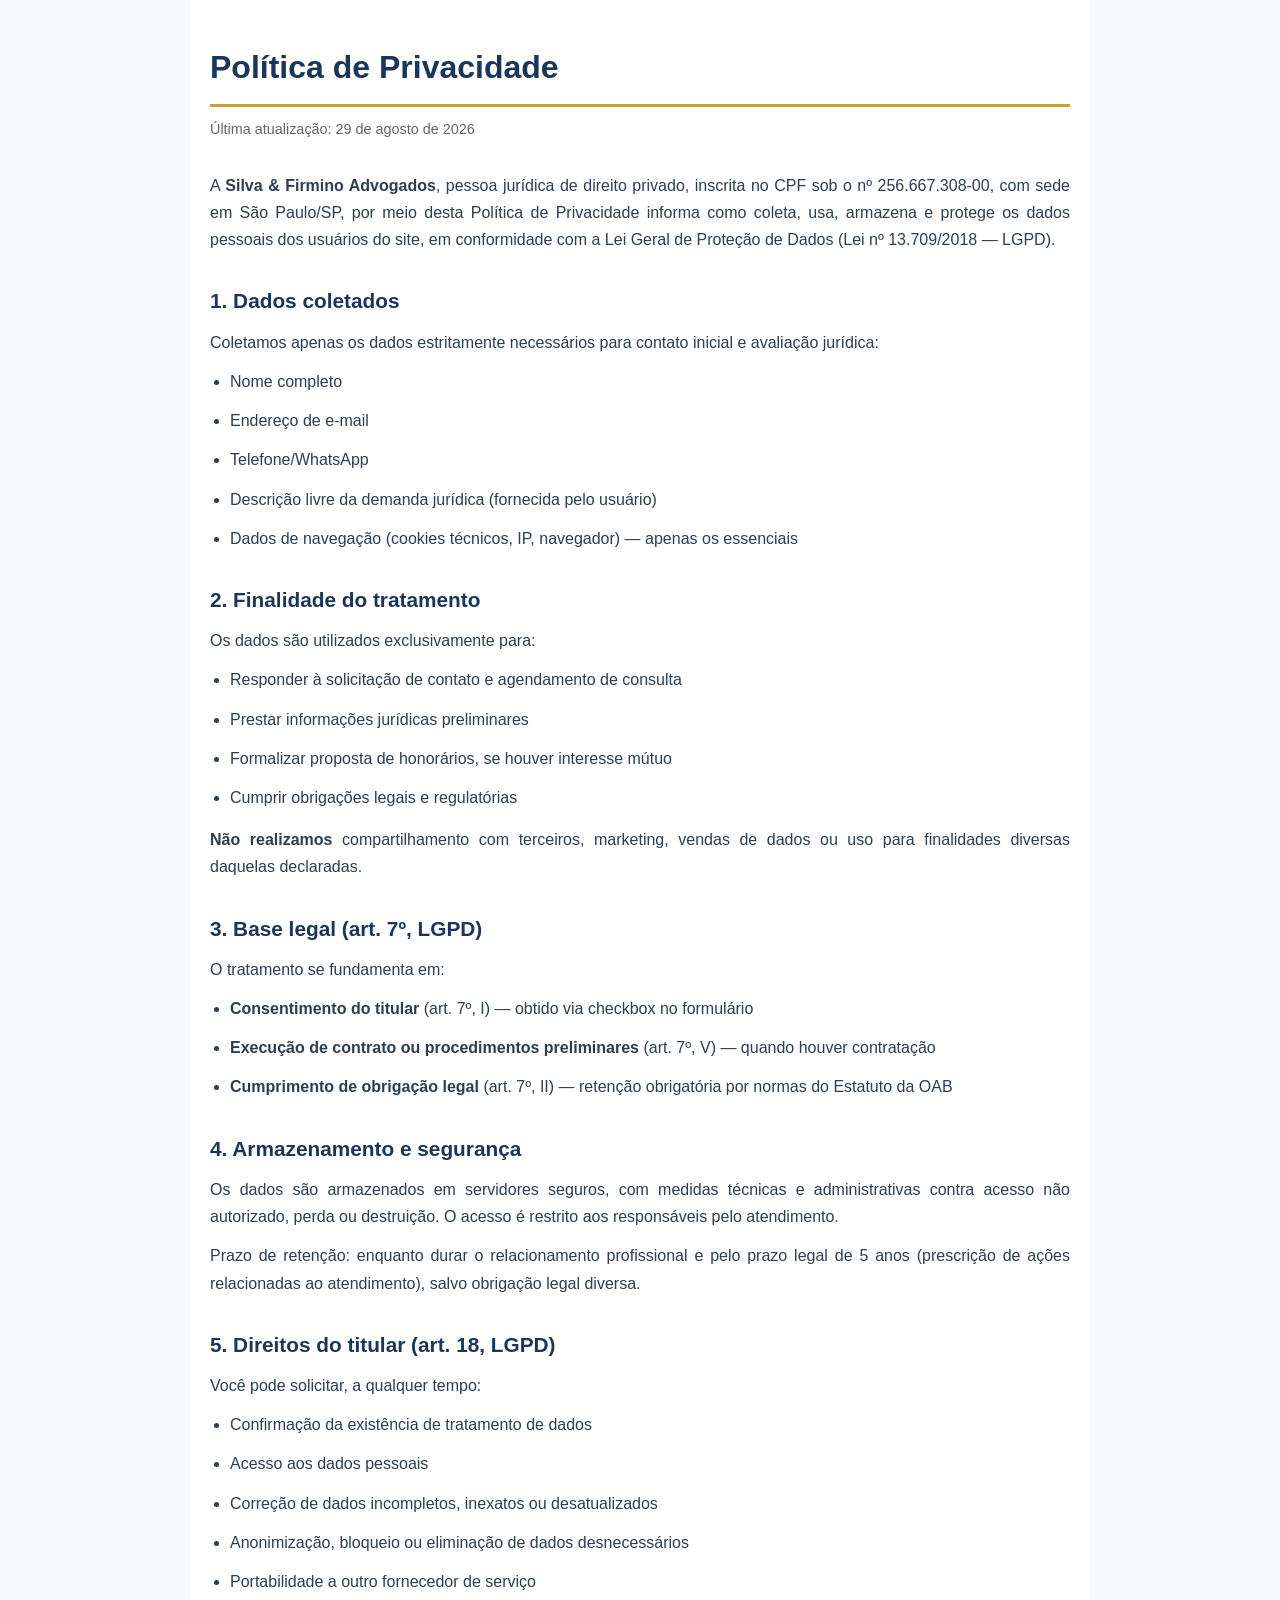
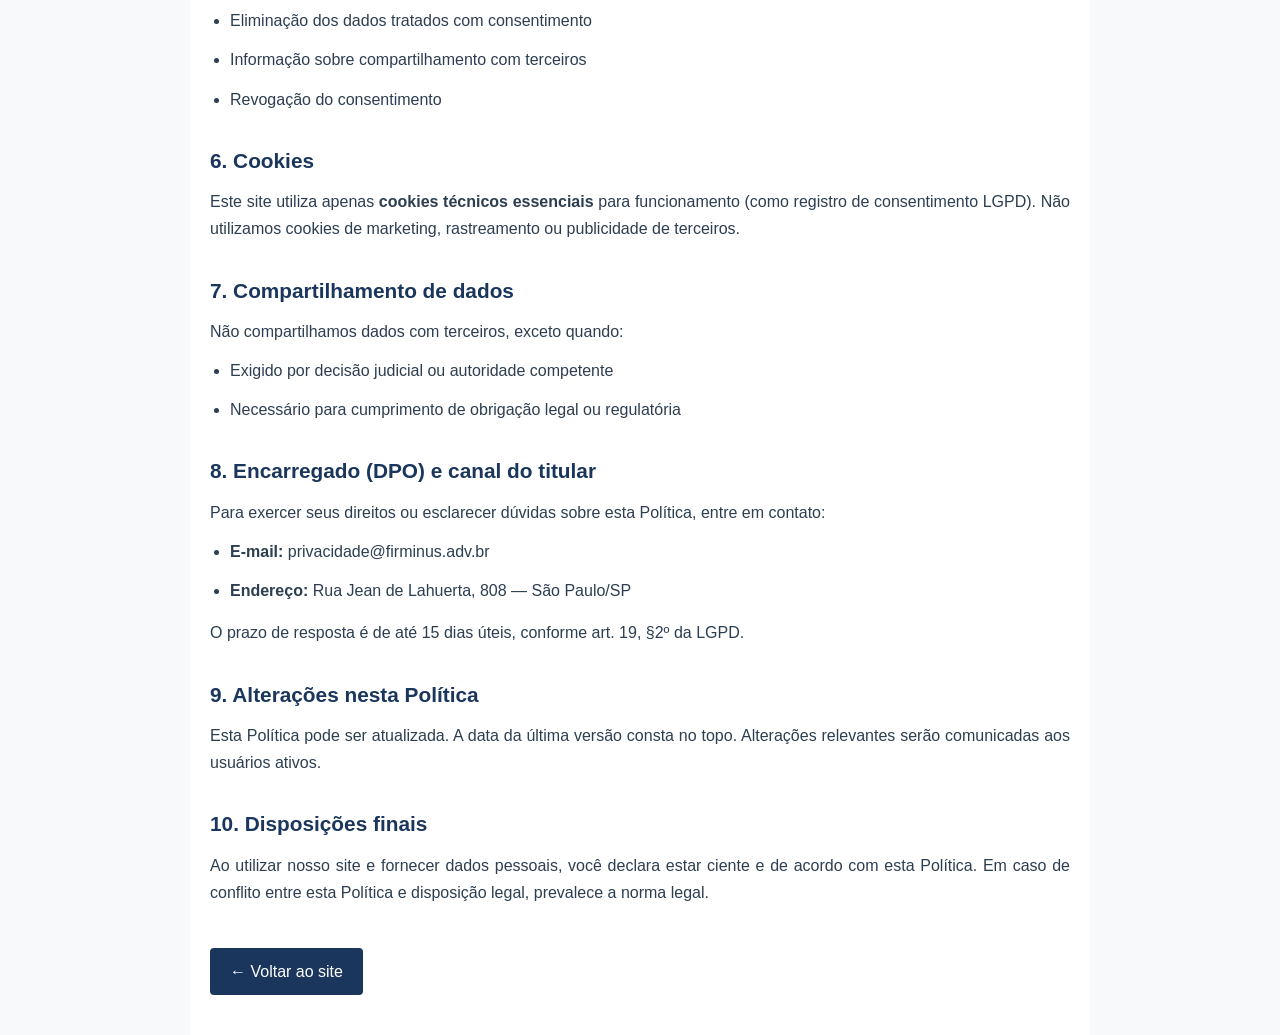
<file: privacidade.html>
﻿<!DOCTYPE html>
<html lang="pt-BR">
<head>
<meta charset="UTF-8">
<meta name="viewport" content="width=device-width, initial-scale=1.0">
<title>Política de Privacidade | Silva & Firmino Advogados</title>
<link rel="icon" type="image/x-icon" href="favicon.ico">
<link rel="icon" type="image/png" sizes="32x32" href="favicon-32x32.png">
<link rel="icon" type="image/png" sizes="16x16" href="favicon-16x16.png">
<link rel="apple-touch-icon" href="apple-touch-icon.png">
<style>
*{margin:0;padding:0;box-sizing:border-box}
body{font-family:'Segoe UI',Arial,sans-serif;line-height:1.7;color:#2c3e50;background:#f8f9fa}
.container{max-width:900px;margin:0 auto;padding:40px 20px;background:#fff;min-height:100vh}
h1{color:#1a365d;font-size:2rem;margin-bottom:10px;border-bottom:3px solid #c9a227;padding-bottom:10px}
h2{color:#1a365d;font-size:1.3rem;margin:30px 0 10px}
p,li{margin-bottom:12px;text-align:justify}
ul{margin-left:20px;margin-bottom:15px}
.meta{color:#666;font-size:0.9rem;margin-bottom:30px}
.back{display:inline-block;margin-top:30px;padding:10px 20px;background:#1a365d;color:#fff;text-decoration:none;border-radius:4px}
.back:hover{background:#c9a227}
</style>
</head>
<body>
<div class="container">
<h1>Política de Privacidade</h1>
<p class="meta">Última atualização: 29 de agosto de 2026</p>

<p>A <strong>Silva & Firmino Advogados</strong>, pessoa jurídica de direito privado, inscrita no CPF sob o nº 256.667.308-00, com sede em São Paulo/SP, por meio desta Política de Privacidade informa como coleta, usa, armazena e protege os dados pessoais dos usuários do site, em conformidade com a Lei Geral de Proteção de Dados (Lei nº 13.709/2018 — LGPD).</p>

<h2>1. Dados coletados</h2>
<p>Coletamos apenas os dados estritamente necessários para contato inicial e avaliação jurídica:</p>
<ul>
<li>Nome completo</li>
<li>Endereço de e-mail</li>
<li>Telefone/WhatsApp</li>
<li>Descrição livre da demanda jurídica (fornecida pelo usuário)</li>
<li>Dados de navegação (cookies técnicos, IP, navegador) — apenas os essenciais</li>
</ul>

<h2>2. Finalidade do tratamento</h2>
<p>Os dados são utilizados exclusivamente para:</p>
<ul>
<li>Responder à solicitação de contato e agendamento de consulta</li>
<li>Prestar informações jurídicas preliminares</li>
<li>Formalizar proposta de honorários, se houver interesse mútuo</li>
<li>Cumprir obrigações legais e regulatórias</li>
</ul>
<p><strong>Não realizamos</strong> compartilhamento com terceiros, marketing, vendas de dados ou uso para finalidades diversas daquelas declaradas.</p>

<h2>3. Base legal (art. 7º, LGPD)</h2>
<p>O tratamento se fundamenta em:</p>
<ul>
<li><strong>Consentimento do titular</strong> (art. 7º, I) — obtido via checkbox no formulário</li>
<li><strong>Execução de contrato ou procedimentos preliminares</strong> (art. 7º, V) — quando houver contratação</li>
<li><strong>Cumprimento de obrigação legal</strong> (art. 7º, II) — retenção obrigatória por normas do Estatuto da OAB</li>
</ul>

<h2>4. Armazenamento e segurança</h2>
<p>Os dados são armazenados em servidores seguros, com medidas técnicas e administrativas contra acesso não autorizado, perda ou destruição. O acesso é restrito aos responsáveis pelo atendimento.</p>
<p>Prazo de retenção: enquanto durar o relacionamento profissional e pelo prazo legal de 5 anos (prescrição de ações relacionadas ao atendimento), salvo obrigação legal diversa.</p>

<h2>5. Direitos do titular (art. 18, LGPD)</h2>
<p>Você pode solicitar, a qualquer tempo:</p>
<ul>
<li>Confirmação da existência de tratamento de dados</li>
<li>Acesso aos dados pessoais</li>
<li>Correção de dados incompletos, inexatos ou desatualizados</li>
<li>Anonimização, bloqueio ou eliminação de dados desnecessários</li>
<li>Portabilidade a outro fornecedor de serviço</li>
<li>Eliminação dos dados tratados com consentimento</li>
<li>Informação sobre compartilhamento com terceiros</li>
<li>Revogação do consentimento</li>
</ul>

<h2>6. Cookies</h2>
<p>Este site utiliza apenas <strong>cookies técnicos essenciais</strong> para funcionamento (como registro de consentimento LGPD). Não utilizamos cookies de marketing, rastreamento ou publicidade de terceiros.</p>

<h2>7. Compartilhamento de dados</h2>
<p>Não compartilhamos dados com terceiros, exceto quando:</p>
<ul>
<li>Exigido por decisão judicial ou autoridade competente</li>
<li>Necessário para cumprimento de obrigação legal ou regulatória</li>
</ul>

<h2>8. Encarregado (DPO) e canal do titular</h2>
<p>Para exercer seus direitos ou esclarecer dúvidas sobre esta Política, entre em contato:</p>
<ul>
<li><strong>E-mail:</strong> privacidade@firminus.adv.br</li>
<li><strong>Endereço:</strong> Rua Jean de Lahuerta, 808 — São Paulo/SP</li>

</ul>
<p>O prazo de resposta é de até 15 dias úteis, conforme art. 19, §2º da LGPD.</p>

<h2>9. Alterações nesta Política</h2>
<p>Esta Política pode ser atualizada. A data da última versão consta no topo. Alterações relevantes serão comunicadas aos usuários ativos.</p>

<h2>10. Disposições finais</h2>
<p>Ao utilizar nosso site e fornecer dados pessoais, você declara estar ciente e de acordo com esta Política. Em caso de conflito entre esta Política e disposição legal, prevalece a norma legal.</p>

<a href="index.html" class="back">← Voltar ao site</a>
</div>
</body>
</html>
</file>
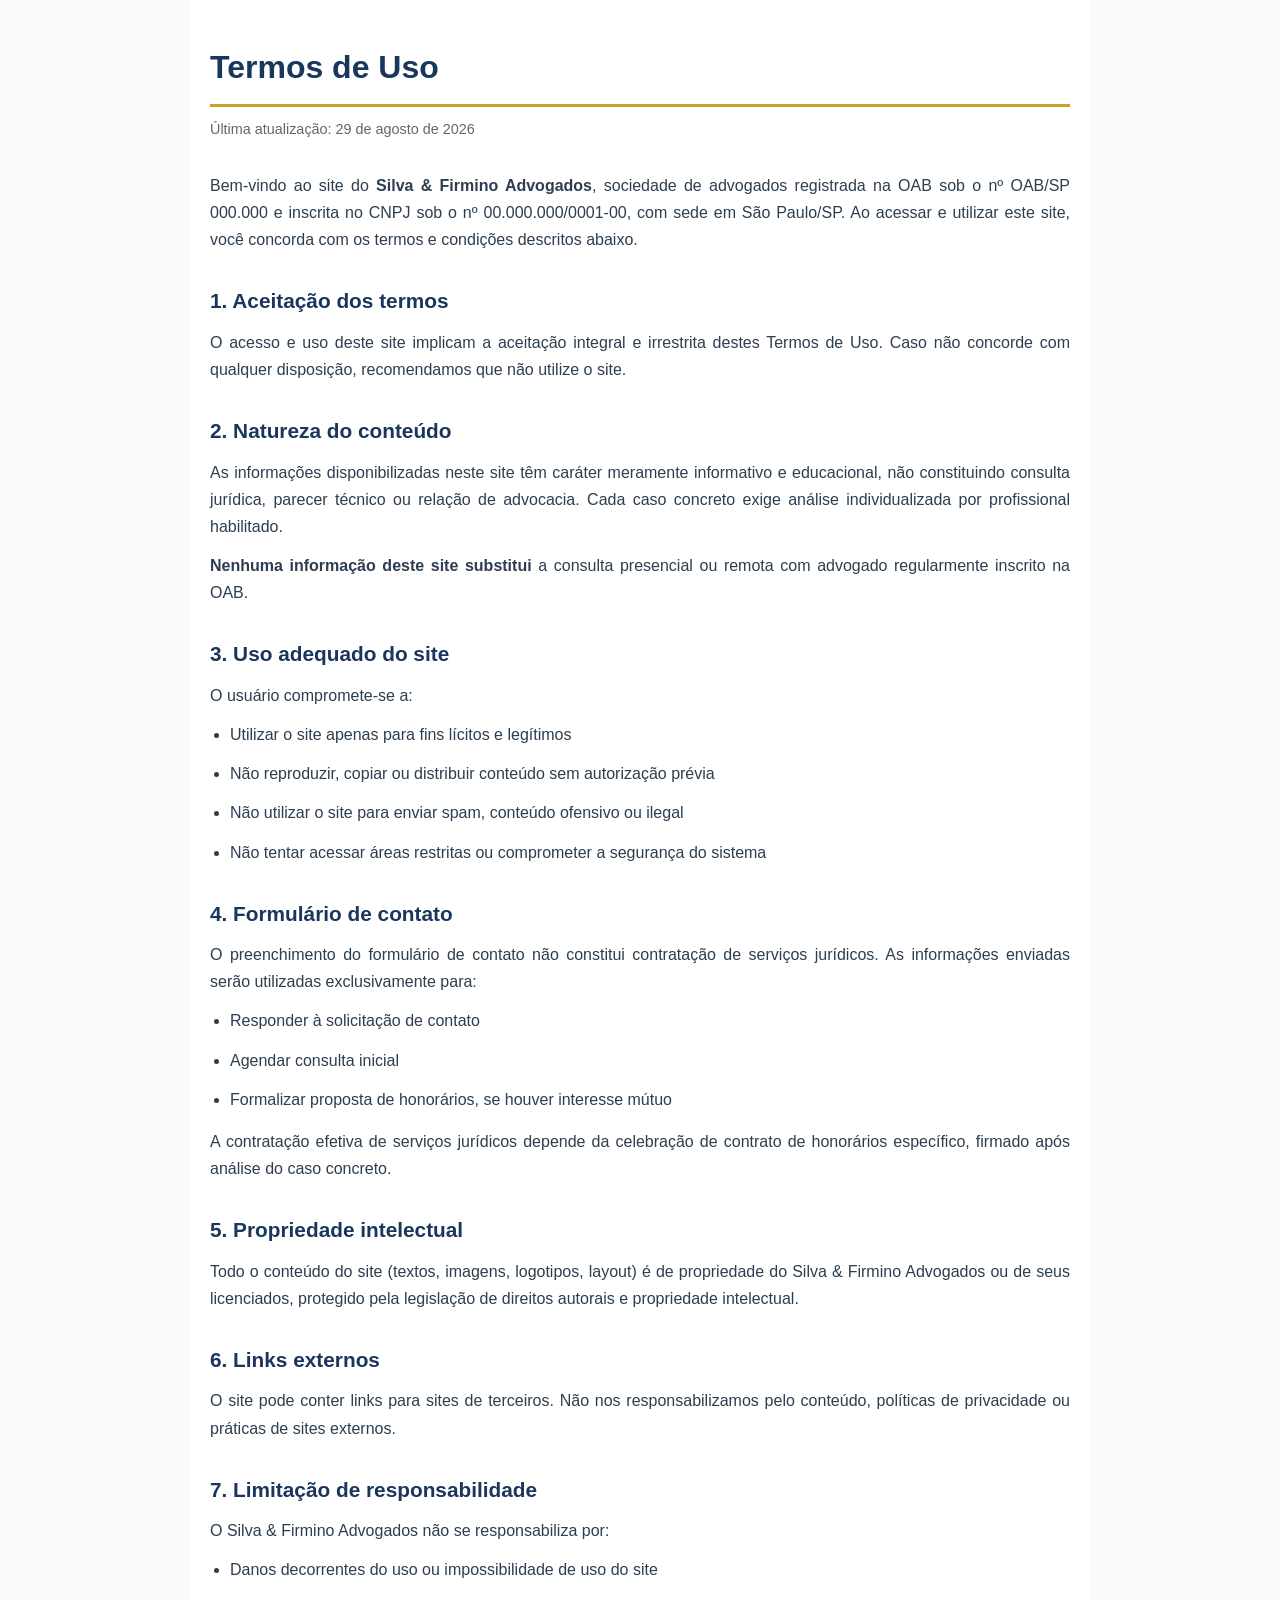
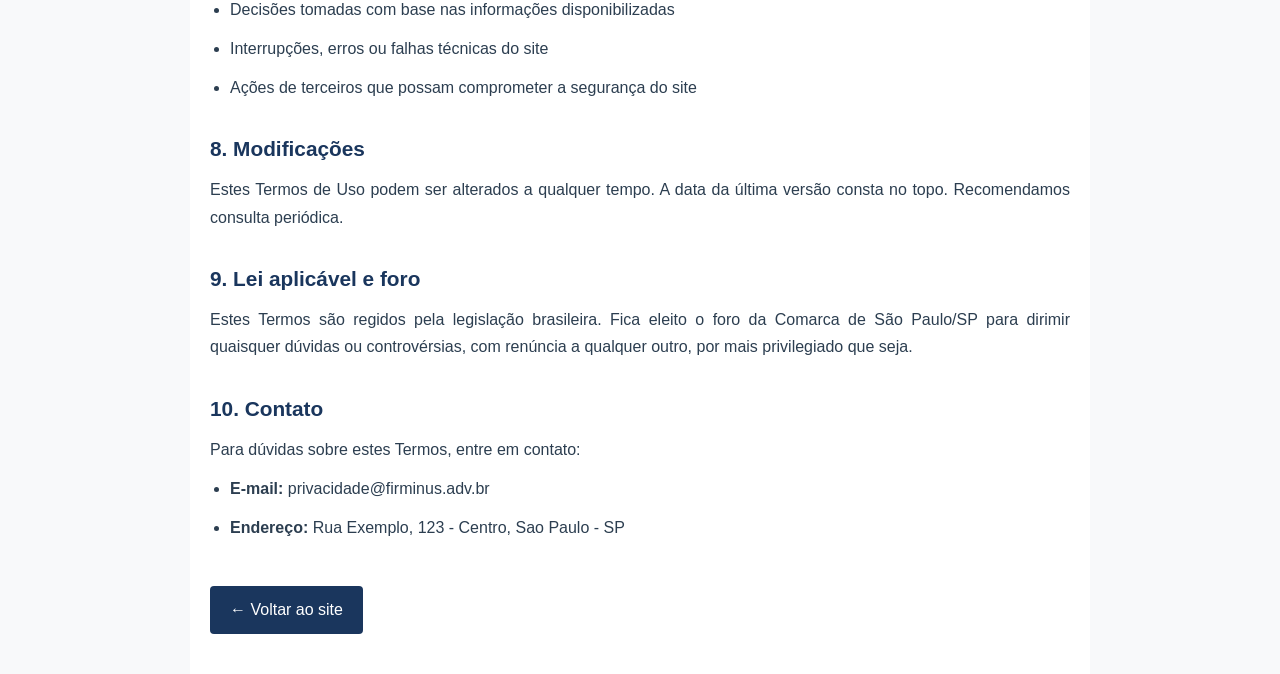
<file: termos.html>
﻿<!DOCTYPE html>
<html lang="pt-BR">
<head>
<meta charset="UTF-8">
<meta name="viewport" content="width=device-width, initial-scale=1.0">
<title>Termos de Uso | Silva & Firmino Advogados</title>
<link rel="icon" type="image/x-icon" href="favicon.ico">
<link rel="icon" type="image/png" sizes="32x32" href="favicon-32x32.png">
<link rel="icon" type="image/png" sizes="16x16" href="favicon-16x16.png">
<link rel="apple-touch-icon" href="apple-touch-icon.png">
<script src="config.js"></script>
<style>
*{margin:0;padding:0;box-sizing:border-box}
body{font-family:'Segoe UI',Arial,sans-serif;line-height:1.7;color:#2c3e50;background:#f8f9fa}
.container{max-width:900px;margin:0 auto;padding:40px 20px;background:#fff;min-height:100vh}
h1{color:#1a365d;font-size:2rem;margin-bottom:10px;border-bottom:3px solid #c9a227;padding-bottom:10px}
h2{color:#1a365d;font-size:1.3rem;margin:30px 0 10px}
p,li{margin-bottom:12px;text-align:justify}
ul{margin-left:20px;margin-bottom:15px}
.meta{color:#666;font-size:0.9rem;margin-bottom:30px}
.back{display:inline-block;margin-top:30px;padding:10px 20px;background:#1a365d;color:#fff;text-decoration:none;border-radius:4px}
.back:hover{background:#c9a227}
</style>
</head>
<body>
<div class="container">
<h1>Termos de Uso</h1>
<p class="meta">Última atualização: 29 de agosto de 2026</p>

<p>Bem-vindo ao site do <strong id="termos-nome">Silva & Firmino Advogados</strong>, sociedade de advogados registrada na OAB sob o nº <span id="termos-oab">OAB/SP 000.000</span> e inscrita no CNPJ sob o nº <span id="termos-cnpj">00.000.000/0001-00</span>, com sede em São Paulo/SP. Ao acessar e utilizar este site, você concorda com os termos e condições descritos abaixo.</p>

<h2>1. Aceitação dos termos</h2>
<p>O acesso e uso deste site implicam a aceitação integral e irrestrita destes Termos de Uso. Caso não concorde com qualquer disposição, recomendamos que não utilize o site.</p>

<h2>2. Natureza do conteúdo</h2>
<p>As informações disponibilizadas neste site têm caráter meramente informativo e educacional, não constituindo consulta jurídica, parecer técnico ou relação de advocacia. Cada caso concreto exige análise individualizada por profissional habilitado.</p>
<p><strong>Nenhuma informação deste site substitui</strong> a consulta presencial ou remota com advogado regularmente inscrito na OAB.</p>

<h2>3. Uso adequado do site</h2>
<p>O usuário compromete-se a:</p>
<ul>
<li>Utilizar o site apenas para fins lícitos e legítimos</li>
<li>Não reproduzir, copiar ou distribuir conteúdo sem autorização prévia</li>
<li>Não utilizar o site para enviar spam, conteúdo ofensivo ou ilegal</li>
<li>Não tentar acessar áreas restritas ou comprometer a segurança do sistema</li>
</ul>

<h2>4. Formulário de contato</h2>
<p>O preenchimento do formulário de contato não constitui contratação de serviços jurídicos. As informações enviadas serão utilizadas exclusivamente para:</p>
<ul>
<li>Responder à solicitação de contato</li>
<li>Agendar consulta inicial</li>
<li>Formalizar proposta de honorários, se houver interesse mútuo</li>
</ul>
<p>A contratação efetiva de serviços jurídicos depende da celebração de contrato de honorários específico, firmado após análise do caso concreto.</p>

<h2>5. Propriedade intelectual</h2>
<p>Todo o conteúdo do site (textos, imagens, logotipos, layout) é de propriedade do <span id="termos-nome2">Silva & Firmino Advogados</span> ou de seus licenciados, protegido pela legislação de direitos autorais e propriedade intelectual.</p>

<h2>6. Links externos</h2>
<p>O site pode conter links para sites de terceiros. Não nos responsabilizamos pelo conteúdo, políticas de privacidade ou práticas de sites externos.</p>

<h2>7. Limitação de responsabilidade</h2>
<p>O <span id="termos-nome3">Silva & Firmino Advogados</span> não se responsabiliza por:</p>
<ul>
<li>Danos decorrentes do uso ou impossibilidade de uso do site</li>
<li>Decisões tomadas com base nas informações disponibilizadas</li>
<li>Interrupções, erros ou falhas técnicas do site</li>
<li>Ações de terceiros que possam comprometer a segurança do site</li>
</ul>

<h2>8. Modificações</h2>
<p>Estes Termos de Uso podem ser alterados a qualquer tempo. A data da última versão consta no topo. Recomendamos consulta periódica.</p>

<h2>9. Lei aplicável e foro</h2>
<p>Estes Termos são regidos pela legislação brasileira. Fica eleito o foro da Comarca de São Paulo/SP para dirimir quaisquer dúvidas ou controvérsias, com renúncia a qualquer outro, por mais privilegiado que seja.</p>

<h2>10. Contato</h2>
<p>Para dúvidas sobre estes Termos, entre em contato:</p>
<ul>
<li><strong>E-mail:</strong> <span id="termos-email">privacidade@firminus.adv.br</span></li>
<li><strong>Endereço:</strong> <span id="termos-endereco">Rua Jean de Lahuerta, 808 — São Paulo/SP</span></li>
</ul>

<a href="index.html" class="back">← Voltar ao site</a>
</div>

<script>
(function(){
  var cfg = (window.SITE_CONFIG || {});
  var lgpd = cfg.lgpd || {};
  var contato = (cfg.secoes && cfg.secoes.contato) || {};
  var nome = cfg.nome || 'Silva & Firmino Advogados';
  document.title = 'Termos de Uso | ' + nome;
  function set(id, val){
    var el = document.getElementById(id);
    if (el && val) el.textContent = val;
  }
  set('termos-nome', nome);
  set('termos-nome2', nome);
  set('termos-nome3', nome);
  set('termos-oab', lgpd.oab);
  set('termos-cnpj', lgpd.cnpj);
  set('termos-email', lgpd.email);
  set('termos-endereco', contato.endereco);
})();
</script>
</body>
</html>
</file>
<file: styles.css>
* { margin: 0; padding: 0; box-sizing: border-box; }
:root {
    --gradiente-principal: linear-gradient(135deg, #0A1A2F 0%, #1B3A5C 50%, #274B6D 100%);
    --gradiente-destaque: linear-gradient(135deg, #C9A24B 0%, #E8C877 100%);
    --fundo-claro: #F7F5F0;
    --texto-escuro: #1B3A5C;
    --texto-medio: #5A6570;
    --texto-claro: #FFFFFF;
    --header-bg: rgba(10,26,47,0.95);
    --sombra: 0 4px 20px rgba(0,0,0,0.1);
    --transicao: all 0.3s ease;
}
body { font-family: 'Inter', sans-serif; color: var(--texto-escuro); background: var(--fundo-claro); line-height: 1.6; overflow-x: hidden; }
h1, h2, h3 { font-family: 'Playfair Display', serif; font-weight: 600; }
.container { max-width: 1200px; margin: 0 auto; padding: 0 2rem; position: relative; }
.header { position: fixed; top: 0; width: 100%; background: var(--header-bg); backdrop-filter: blur(10px); z-index: 1000; transition: var(--transicao); }
.nav { display: flex; justify-content: space-between; align-items: center; padding: 1.5rem 2rem; max-width: 1200px; margin: 0 auto; }
.logo-text { font-family: 'Playfair Display', serif; font-size: 1.5rem; font-weight: 700; background: var(--gradiente-destaque); -webkit-background-clip: text; background-clip: text; -webkit-text-fill-color: transparent; }
.nav-menu { display: flex; list-style: none; gap: 2.5rem; }
.nav-menu a { color: var(--texto-claro); text-decoration: none; font-weight: 500; transition: var(--transicao); position: relative; }
.nav-menu a::after { content: ''; position: absolute; bottom: -5px; left: 0; width: 0; height: 2px; background: var(--gradiente-destaque); transition: width 0.3s ease; }
.nav-menu a:hover::after { width: 100%; }
.menu-toggle { display: none; flex-direction: column; gap: 5px; background: none; border: none; cursor: pointer; }
.menu-toggle span { width: 25px; height: 3px; background: var(--texto-claro); transition: var(--transicao); }
.hero { height: 100vh; background-size: cover; background-position: center; position: relative; display: flex; align-items: center; justify-content: center; text-align: center; }
.hero-overlay { position: absolute; top: 0; left: 0; width: 100%; height: 100%; background: var(--gradiente-principal); opacity: 0.85; }
.hero-content { position: relative; z-index: 1; color: var(--texto-claro); max-width: 800px; padding: 2rem; animation: fadeInUp 1s ease; }
.hero-title { font-size: 3.5rem; margin-bottom: 1rem; line-height: 1.2; }
.hero-subtitle { font-size: 1.3rem; margin-bottom: 2rem; opacity: 0.9; }
.btn-primary { display: inline-block; padding: 1rem 2.5rem; background: var(--gradiente-destaque); color: var(--texto-escuro); text-decoration: none; border-radius: 50px; font-weight: 600; transition: var(--transicao); box-shadow: var(--sombra); }
.btn-primary:hover { transform: translateY(-3px); box-shadow: 0 6px 30px rgba(201,162,75,0.4); }
.section { padding: 6rem 0; }
.section-title { font-size: 2.5rem; text-align: center; margin-bottom: 3rem; color: var(--texto-escuro); position: relative; }
.section-title::after { content: ''; display: block; width: 80px; height: 4px; background: var(--gradiente-destaque); margin: 1rem auto 0; border-radius: 2px; }
.sobre-grid { display: grid; grid-template-columns: 1fr 1fr; gap: 4rem; align-items: center; }
.sobre-descricao { font-size: 1.1rem; line-height: 1.8; color: var(--texto-medio); }
.sobre-img { width: 100%; border-radius: 10px; box-shadow: var(--sombra); }
.areas-grid { display: grid; grid-template-columns: repeat(auto-fit, minmax(300px, 1fr)); gap: 2rem; }
.area-card { background: white; padding: 2.5rem; border-radius: 10px; box-shadow: var(--sombra); transition: var(--transicao); text-align: center; }
.area-card:hover { transform: translateY(-10px); box-shadow: 0 8px 40px rgba(0,0,0,0.15); }
.area-icon { width: 80px; height: 80px; margin: 0 auto 1.5rem; background: var(--gradiente-destaque); border-radius: 50%; display: flex; align-items: center; justify-content: center; }
.area-icon svg { width: 40px; height: 40px; fill: var(--texto-escuro); }
.area-card h3 { font-size: 1.5rem; margin-bottom: 1rem; color: var(--texto-escuro); }
.area-card p { color: var(--texto-medio); line-height: 1.6; }
.informativo { background: var(--gradiente-principal); color: var(--texto-claro); }
.informativo .section-title { color: var(--texto-claro); }
.informativo-subtitulo { text-align: center; font-size: 1.4rem; margin-bottom: 3rem; opacity: 0.95; min-height: 2em; display: flex; align-items: center; justify-content: center; }
.rotativo-container { position: relative; }
.rotativo-texto { background: var(--gradiente-destaque); -webkit-background-clip: text; background-clip: text; -webkit-text-fill-color: transparent; font-weight: 600; font-family: 'Playfair Display', serif; opacity: 0; transition: opacity 0.6s ease; display: inline-block; }
.rotativo-texto.visivel { opacity: 1; }
.direitos-grid { display: grid; grid-template-columns: repeat(auto-fit, minmax(250px, 1fr)); gap: 2rem; }
.direito-card { background: rgba(255,255,255,0.1); backdrop-filter: blur(10px); padding: 2rem; border-radius: 10px; border: 1px solid rgba(255,255,255,0.2); transition: var(--transicao); }
.direito-card:hover { background: rgba(255,255,255,0.15); transform: translateY(-5px); }
.direito-card h3 { font-size: 1.3rem; margin-bottom: 1rem; background: var(--gradiente-destaque); -webkit-background-clip: text; background-clip: text; -webkit-text-fill-color: transparent; }
.direito-card p { line-height: 1.6; opacity: 0.9; }
.equipe { background: var(--gradiente-principal); color: var(--texto-claro); position: relative; overflow: hidden; }
.equipe .section-title { color: var(--texto-claro); }
.balanca-bg { position: absolute; top: 50%; left: 50%; transform: translate(-50%, -50%); width: 600px; height: 600px; opacity: 0.06; pointer-events: none; z-index: 0; }
.balanca-bg::before { content: ''; position: absolute; inset: 0; background-image: url("data:image/svg+xml;utf8,<svg xmlns='http://www.w3.org/2000/svg' viewBox='0 0 24 24' fill='white'><path d='M4 2h16v2H4zm1 3h14l-1 9H6L5 5zm2 11h10v2H7v-2zm3 3h4v2h-4v-2z'/></svg>"); background-size: contain; background-repeat: no-repeat; background-position: center; }
.equipe-grid { display: grid; grid-template-columns: repeat(auto-fit, minmax(280px, 1fr)); gap: 2.5rem; position: relative; z-index: 1; }
.advogado-card { background: rgba(255,255,255,0.08); backdrop-filter: blur(10px); border: 1px solid rgba(255,255,255,0.15); border-radius: 15px; overflow: hidden; transition: var(--transicao); text-align: center; padding-bottom: 2rem; }
.advogado-card:hover { transform: translateY(-8px); background: rgba(255,255,255,0.12); border-color: rgba(201,162,75,0.4); }
.advogado-foto-wrap { width: 100%; padding: 2rem 2rem 0; display: flex; justify-content: center; }
.advogado-foto { width: 180px; height: 180px; border-radius: 50%; object-fit: cover; border: 4px solid rgba(201,162,75,0.6); box-shadow: 0 8px 30px rgba(0,0,0,0.3); transition: var(--transicao); }
.advogado-card:hover .advogado-foto { border-color: #E8C877; transform: scale(1.03); }
.advogado-info { padding: 1.5rem 2rem 0; }
.advogado-nome { font-size: 1.4rem; margin-bottom: 0.3rem; color: var(--texto-claro); }
.advogado-oab { font-size: 0.85rem; color: #E8C877; letter-spacing: 1px; margin-bottom: 0.8rem; font-weight: 500; }
.advogado-especialidade { display: inline-block; padding: 0.3rem 1rem; background: var(--gradiente-destaque); color: var(--texto-escuro); border-radius: 20px; font-size: 0.85rem; font-weight: 600; margin-bottom: 1rem; }
.advogado-bio { font-size: 0.95rem; line-height: 1.6; opacity: 0.85; }
.contato-wrapper { display: grid; grid-template-columns: 1fr 1.3fr; gap: 3rem; align-items: start; }
.contato-info { position: sticky; top: 100px; }
.contato-detalhes { display: flex; flex-direction: column; gap: 1.5rem; }
.contato-item { display: flex; align-items: center; gap: 1rem; padding: 1rem; background: white; border-radius: 10px; box-shadow: var(--sombra); }
.contato-item svg { width: 30px; height: 30px; fill: var(--texto-escuro); flex-shrink: 0; }
.contato-form { background: white; padding: 2.5rem; border-radius: 15px; box-shadow: var(--sombra); }
.form-grid { display: grid; grid-template-columns: 1fr 1fr; gap: 1.2rem; margin-bottom: 1.2rem; }
.form-group { display: flex; flex-direction: column; }
.form-group.full { margin-bottom: 1.5rem; }
.form-group label { font-size: 0.9rem; font-weight: 500; color: var(--texto-escuro); margin-bottom: 0.5rem; }
.form-group input, .form-group select, .form-group textarea { padding: 0.85rem 1rem; border: 1.5px solid #E0E4E8; border-radius: 8px; font-family: inherit; font-size: 1rem; transition: var(--transicao); background: #FAFAFA; }
.form-group input:focus, .form-group select:focus, .form-group textarea:focus { outline: none; border-color: #C9A24B; background: white; box-shadow: 0 0 0 3px rgba(201,162,75,0.1); }
.form-group textarea { resize: vertical; min-height: 120px; }
.btn-form { width: 100%; padding: 1.1rem; background: var(--gradiente-destaque); color: var(--texto-escuro); border: none; border-radius: 50px; font-size: 1rem; font-weight: 600; cursor: pointer; transition: var(--transicao); box-shadow: var(--sombra); }
.btn-form:hover:not(:disabled) { transform: translateY(-2px); box-shadow: 0 6px 25px rgba(201,162,75,0.4); }
.btn-form:disabled { opacity: 0.7; cursor: not-allowed; }
.form-feedback { margin-top: 1rem; padding: 1rem; border-radius: 8px; text-align: center; font-weight: 500; display: none; }
.form-feedback.sucesso { display: block; background: #E8F5E9; color: #2E7D32; border: 1px solid #A5D6A7; }
.form-feedback.erro { display: block; background: #FFEBEE; color: #C62828; border: 1px solid #EF9A9A; }
.footer { background: var(--gradiente-principal); color: var(--texto-claro); padding: 3rem 0 2rem; text-align: center; }
.footer-content { display: flex; flex-direction: column; align-items: center; gap: 1.5rem; }
.footer-logo span { font-family: 'Playfair Display', serif; font-size: 1.5rem; font-weight: 700; background: var(--gradiente-destaque); -webkit-background-clip: text; background-clip: text; -webkit-text-fill-color: transparent; }
.footer-text { opacity: 0.8; }
.redes-sociais { display: flex; gap: 1rem; justify-content: center; flex-wrap: wrap; }
.rede-social-link { width: 44px; height: 44px; display: flex; align-items: center; justify-content: center; background: rgba(255,255,255,0.1); border: 1px solid rgba(255,255,255,0.2); border-radius: 50%; transition: var(--transicao); }
.rede-social-link svg { width: 20px; height: 20px; fill: var(--texto-claro); transition: var(--transicao); }
.rede-social-link:hover { background: var(--gradiente-destaque); transform: translateY(-3px); }
.rede-social-link:hover svg { fill: var(--texto-escuro); }
.whatsapp-float { position: fixed; bottom: 25px; right: 25px; width: 60px; height: 60px; background: #25D366; border-radius: 50%; display: none; align-items: center; justify-content: center; box-shadow: 0 4px 20px rgba(37,211,102,0.4); z-index: 999; transition: var(--transicao); animation: pulse 2s infinite; }
.whatsapp-float svg { width: 32px; height: 32px; fill: white; }
.whatsapp-float:hover { transform: scale(1.1); box-shadow: 0 6px 30px rgba(37,211,102,0.6); }
@keyframes pulse { 0% { box-shadow: 0 4px 20px rgba(37,211,102,0.4); } 50% { box-shadow: 0 4px 30px rgba(37,211,102,0.7); } 100% { box-shadow: 0 4px 20px rgba(37,211,102,0.4); } }
@keyframes fadeInUp { from { opacity: 0; transform: translateY(30px); } to { opacity: 1; transform: translateY(0); } }
.fade-in { opacity: 0; animation: fadeInUp 0.8s ease forwards; }
@media (max-width: 768px) {
    .menu-toggle { display: flex; }
    .nav-menu { position: fixed; top: 70px; left: -100%; flex-direction: column; background: rgba(10,26,47,0.98); width: 100%; padding: 2rem; transition: left 0.3s ease; }
    .nav-menu.active { left: 0; }
    .hero-title { font-size: 2rem; }
    .sobre-grid, .contato-wrapper { grid-template-columns: 1fr; }
    .contato-info { position: static; }
    .form-grid { grid-template-columns: 1fr; }
    .section { padding: 4rem 0; }
    .balanca-bg { width: 350px; height: 350px; }
    .whatsapp-float { width: 55px; height: 55px; bottom: 20px; right: 20px; }
    .whatsapp-float svg { width: 28px; height: 28px; }
    .informativo-subtitulo { font-size: 1.1rem; }
}
</file>
